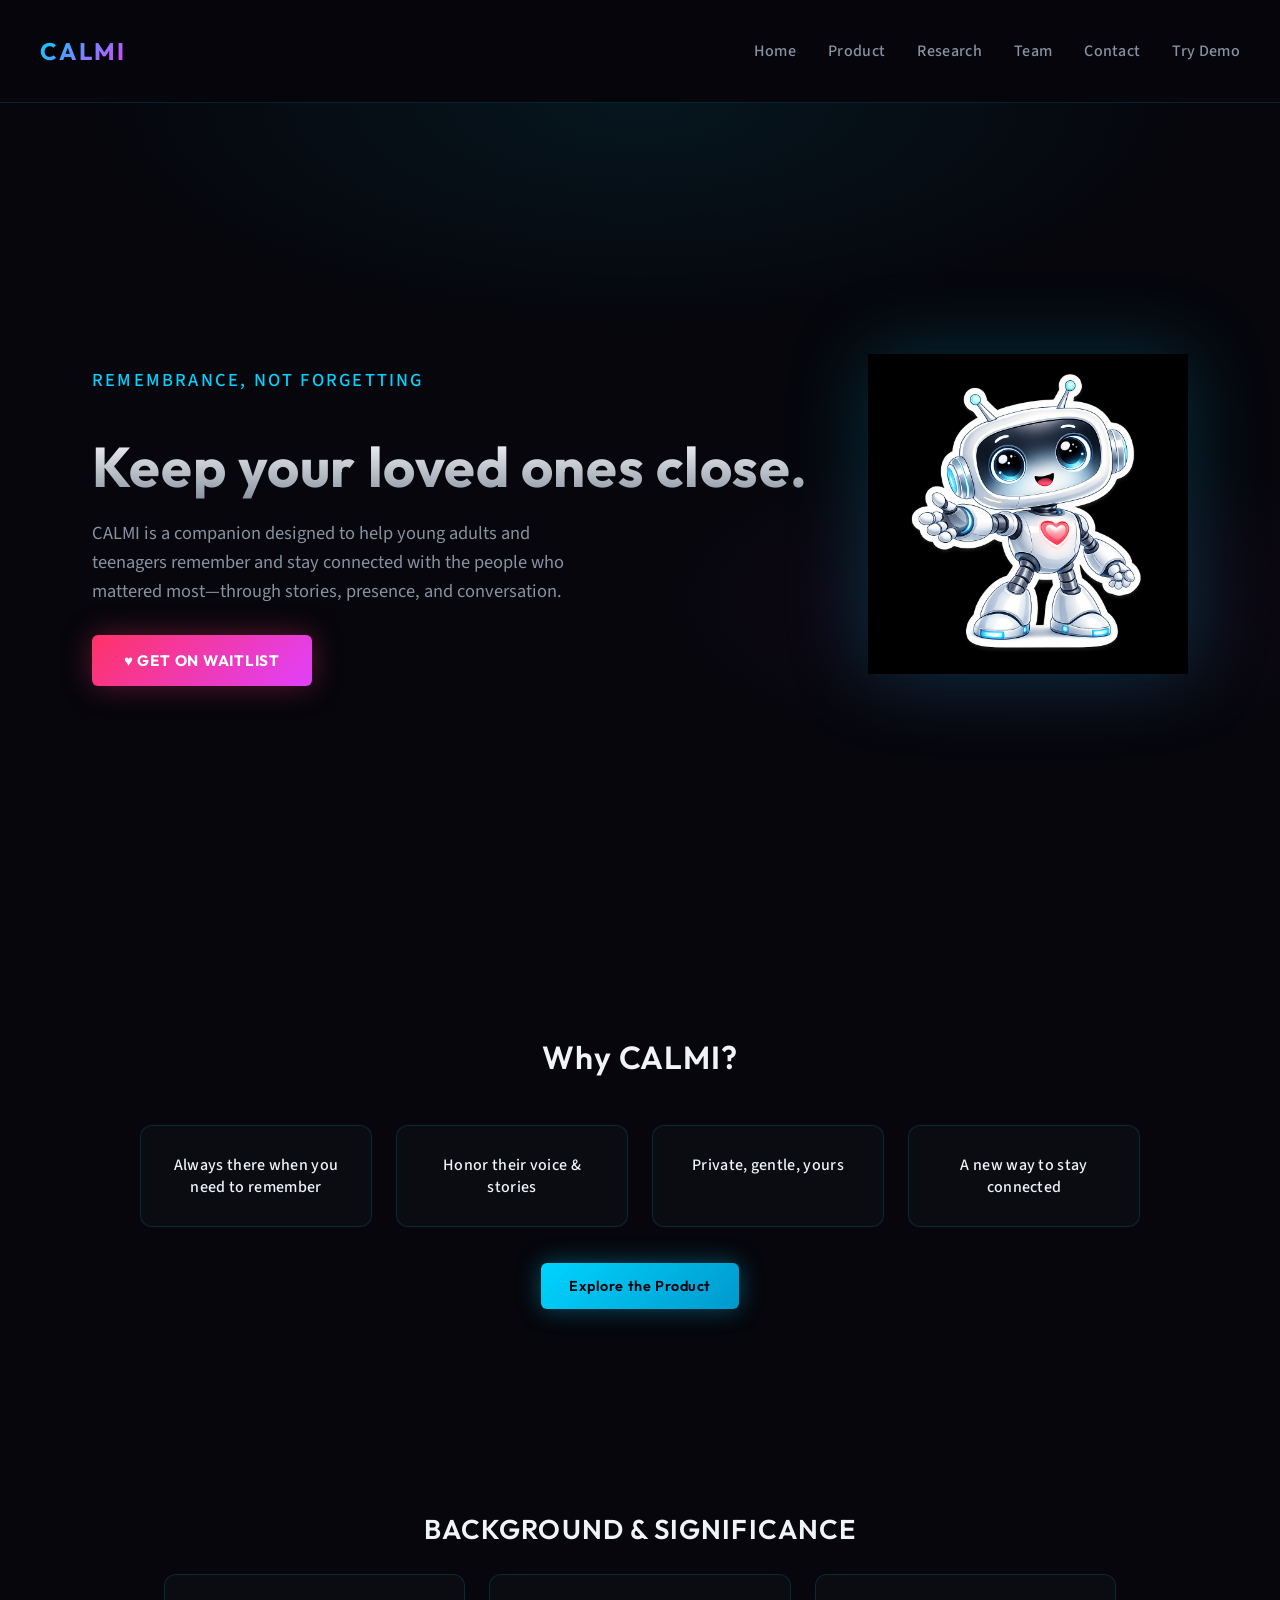
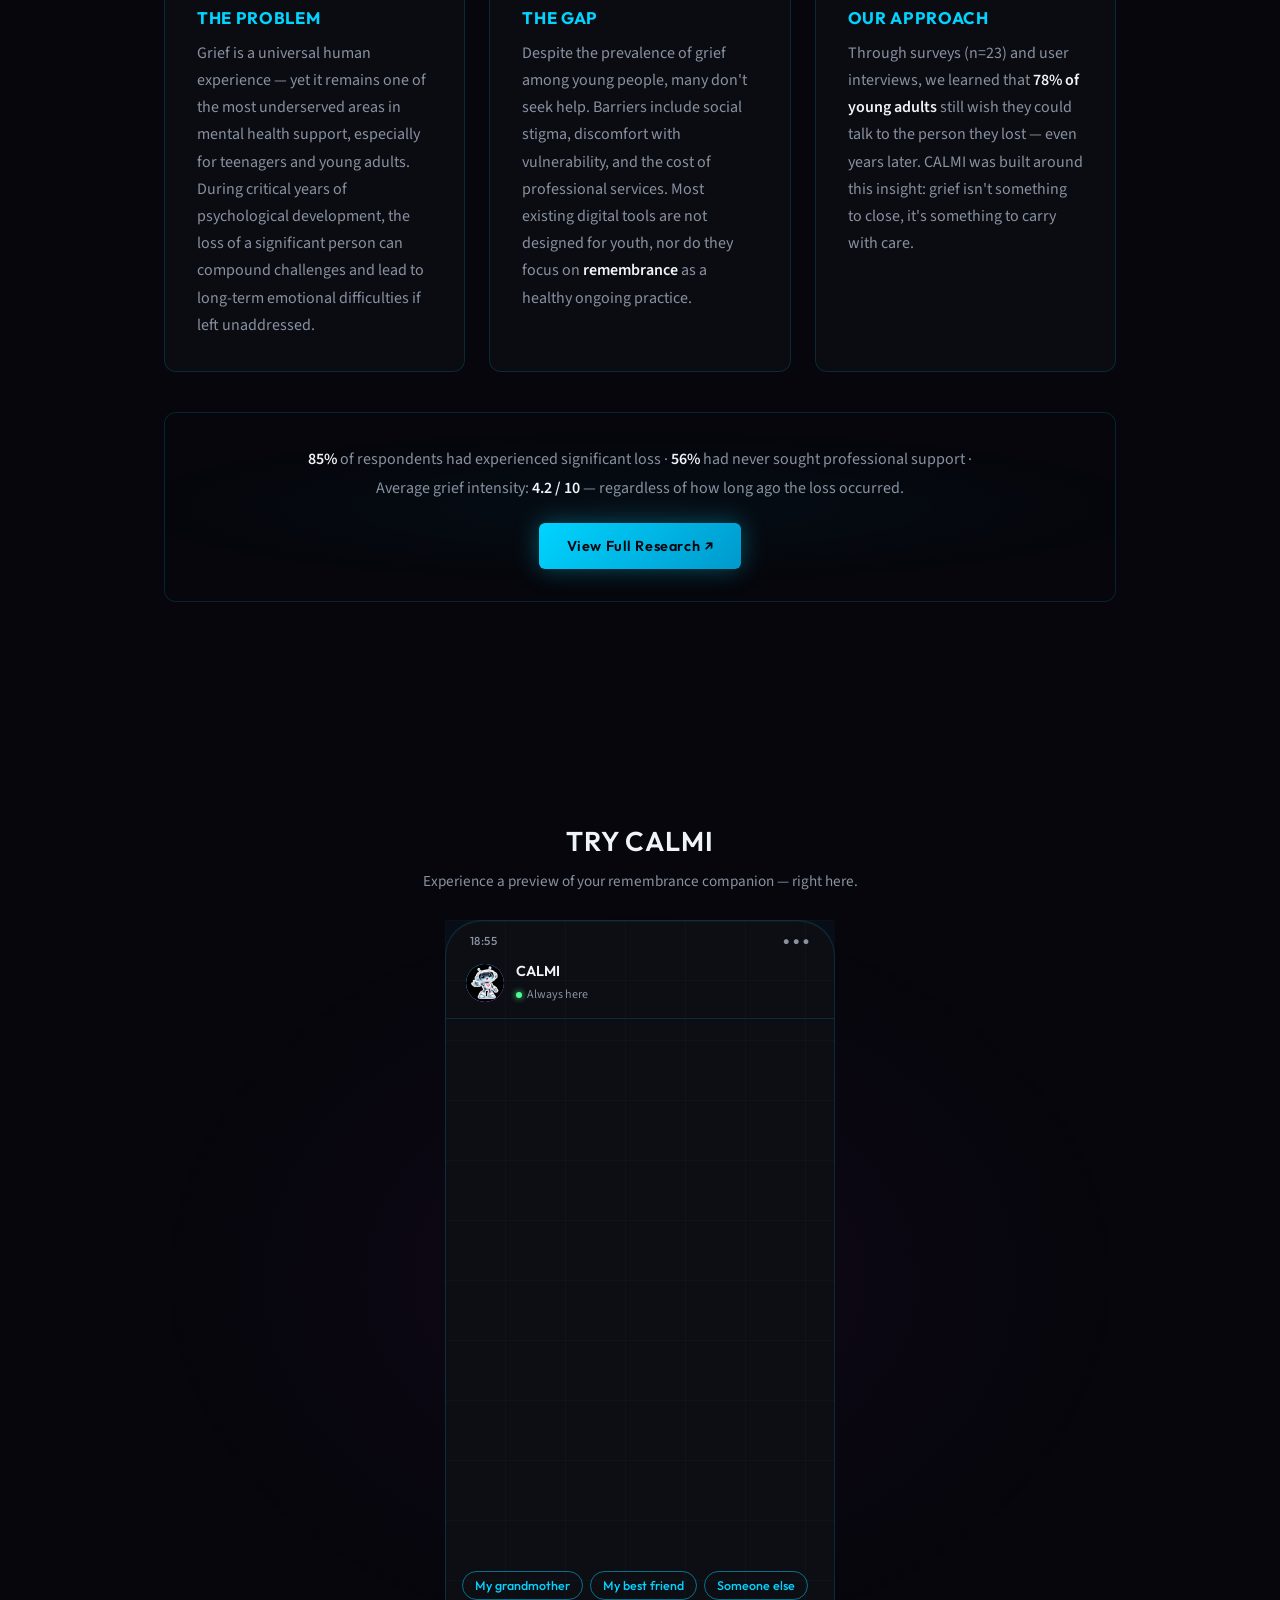
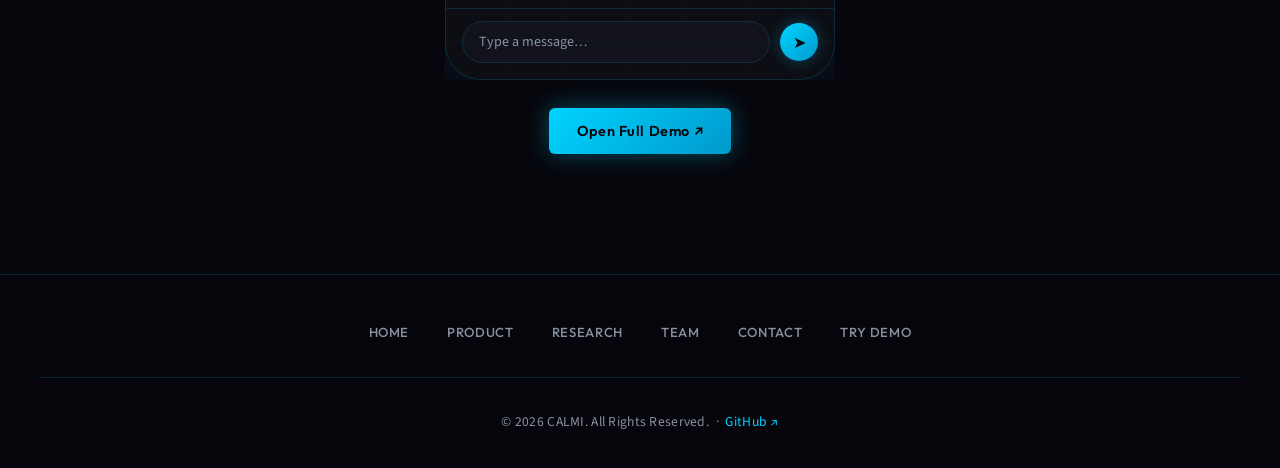
<file: index.html>
<!DOCTYPE html>
<html lang="en">
<head>
  <meta charset="UTF-8">
  <meta name="viewport" content="width=device-width, initial-scale=1.0">
  <title>CALMI | Remembrance Companion</title>
  <link rel="stylesheet" href="styles.css">
</head>
<body>
  <nav class="navbar">
    <h2 class="logo">CALMI</h2>
    <button class="nav-toggle" id="navToggle" aria-label="Toggle menu">
      <span></span><span></span><span></span>
    </button>
    <ul class="nav-links" id="navLinks">
      <li><a href="index.html">Home</a></li>
      <li><a href="about.html">Product</a></li>
      <li><a href="research.html">Research</a></li>
      <li><a href="team.html">Team</a></li>
      <li><a href="contact.html">Contact</a></li>
      <li><a href="demo.html">Try Demo</a></li>
    </ul>
  </nav>

  <!-- Hero -->
  <header class="hero">
    <div class="hero-overlay">
      <div class="hero-content">
        <p class="tagline">Remembrance, not forgetting</p>
        <h1>Keep your loved ones close.</h1>
        <p>CALMI is a companion designed to help young adults and teenagers remember and stay connected with the people who mattered most—through stories, presence, and conversation.</p>
        <a href="https://docs.google.com/forms/d/1u--4lO0Mme1MExjLRsgUja7HMF2YsxgxfcS31DDlOsg/viewform"
           target="_blank" rel="noopener noreferrer" class="btn-waitlist">
          ♥ Get on Waitlist
        </a>
      </div>
      <div class="hero-calmi">
        <img src="images/calmi.png" alt="CALMI — your remembrance companion" class="calmi-cutout">
      </div>
    </div>
  </header>

  <!-- Why CALMI -->
  <section class="features">
    <h2>Why CALMI?</h2>
    <div class="feature-grid">
      <div class="feature">Always there when you need to remember</div>
      <div class="feature">Honor their voice &amp; stories</div>
      <div class="feature">Private, gentle, yours</div>
      <div class="feature">A new way to stay connected</div>
    </div>
    <p class="cta-wrap">
      <a href="about.html" class="btn-primary">Explore the Product</a>
    </p>
  </section>

  <!-- Background & Problem -->
  <section class="page-section">
    <h2 class="section-label">Background &amp; Significance</h2>
    <div class="content-grid-top" style="margin-bottom: 20px;">
      <div class="content-box">
        <h3>The Problem</h3>
        <p>Grief is a universal human experience — yet it remains one of the most underserved areas in mental health support, especially for teenagers and young adults. During critical years of psychological development, the loss of a significant person can compound challenges and lead to long-term emotional difficulties if left unaddressed.</p>
      </div>
      <div class="content-box">
        <h3>The Gap</h3>
        <p>Despite the prevalence of grief among young people, many don't seek help. Barriers include social stigma, discomfort with vulnerability, and the cost of professional services. Most existing digital tools are not designed for youth, nor do they focus on <strong>remembrance</strong> as a healthy ongoing practice.</p>
      </div>
      <div class="content-box">
        <h3>Our Approach</h3>
        <p>Through surveys (n=23) and user interviews, we learned that <strong>78% of young adults</strong> still wish they could talk to the person they lost — even years later. CALMI was built around this insight: grief isn't something to close, it's something to carry with care.</p>
      </div>
    </div>
    <div class="content-box" style="text-align: center; background: radial-gradient(ellipse 80% 60% at 50% 50%, rgba(0,212,255,0.04) 0%, transparent 70%);">
      <p style="color: var(--text-muted); font-size: 1rem; line-height: 1.8; max-width: 680px; margin: 0 auto 20px;">
        <strong style="color: var(--text-primary);">85%</strong> of respondents had experienced significant loss ·
        <strong style="color: var(--text-primary);">56%</strong> had never sought professional support ·
        Average grief intensity: <strong style="color: var(--text-primary);">4.2 / 10</strong> — regardless of how long ago the loss occurred.
      </p>
      <a href="research.html" class="btn-primary">View Full Research ↗</a>
    </div>
  </section>

  <!-- Interactive Demo -->
  <section class="page-section prototype-section">
    <h2 class="section-label">Try CALMI</h2>
    <p class="prototype-desc">Experience a preview of your remembrance companion — right here.</p>
    <div class="demo-embed-wrap">
      <iframe
        src="demo-embed.html"
        class="demo-iframe"
        title="CALMI Interactive Demo"
        scrolling="no"
        frameborder="0"
      ></iframe>
    </div>
    <p class="prototype-link">
      <a href="demo.html" class="btn-primary">Open Full Demo ↗</a>
    </p>
  </section>

  <footer>
    <nav class="footer-nav">
      <a href="index.html">Home</a>
      <a href="about.html">Product</a>
      <a href="research.html">Research</a>
      <a href="team.html">Team</a>
      <a href="contact.html">Contact</a>
      <a href="demo.html">Try Demo</a>
    </nav>
    <div class="footer-bottom">
      <p>© 2026 CALMI. All Rights Reserved. &nbsp;·&nbsp;
        <a href="https://github.com/ynhi27/calmi-design" target="_blank" rel="noopener noreferrer"
           style="color: var(--accent-cyan); text-decoration: none;">GitHub ↗</a>
      </p>
    </div>
  </footer>
</body>
</html>
</file>
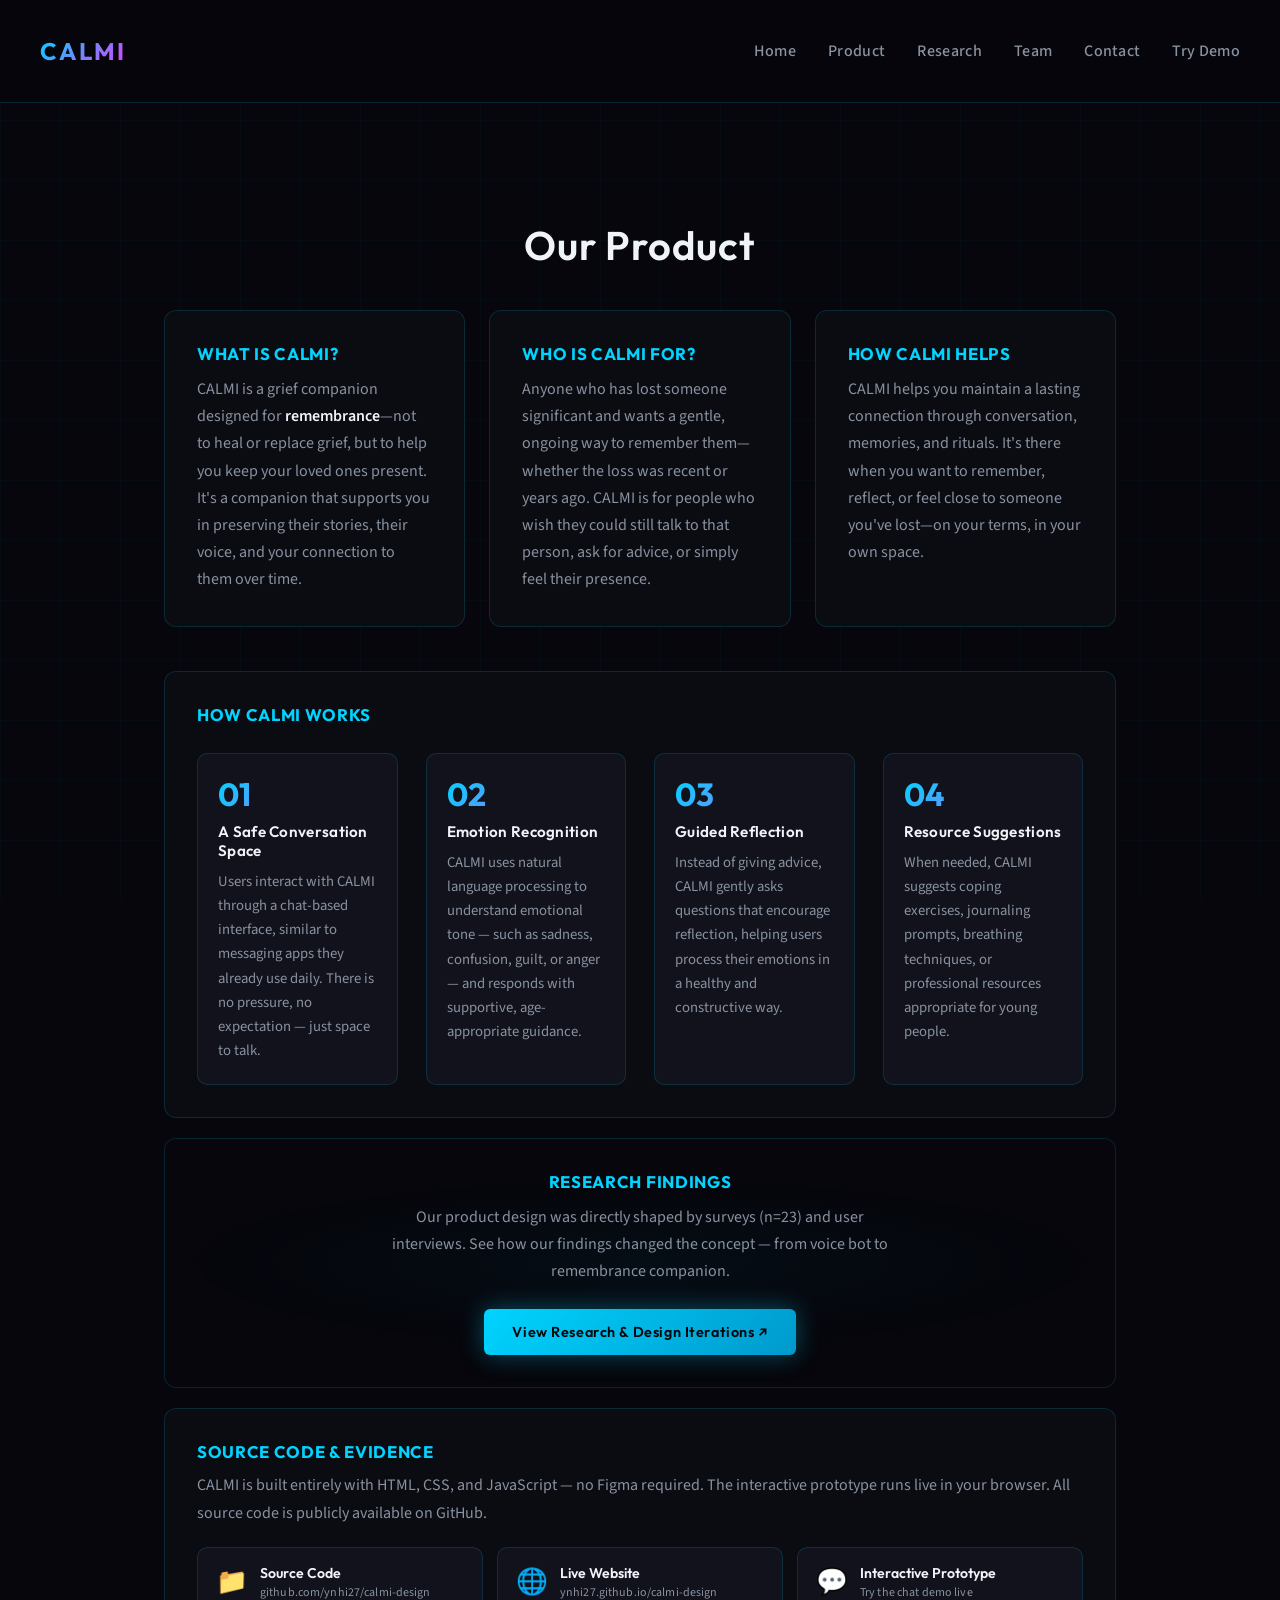
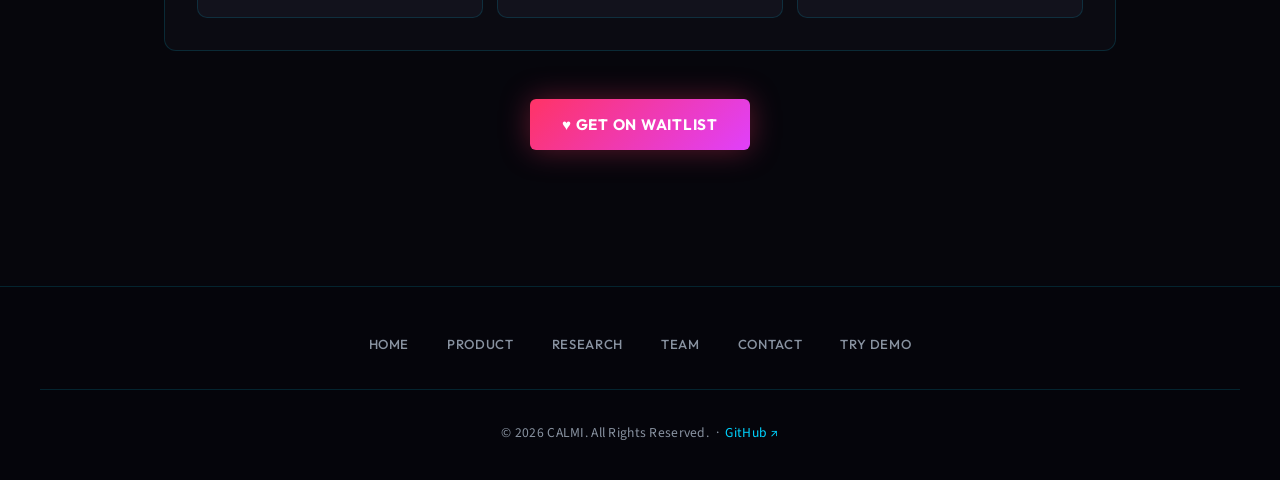
<file: about.html>
<!DOCTYPE html>
<html lang="en">
<head>
  <meta charset="UTF-8">
  <meta name="viewport" content="width=device-width, initial-scale=1.0">
  <title>Product | CALMI</title>
  <link rel="stylesheet" href="styles.css">
</head>
<body>
  <nav class="navbar">
    <h2 class="logo">CALMI</h2>
    <button class="nav-toggle" id="navToggle" aria-label="Toggle menu">
      <span></span><span></span><span></span>
    </button>
    <ul class="nav-links" id="navLinks">
      <li><a href="index.html">Home</a></li>
      <li><a href="about.html">Product</a></li>
      <li><a href="research.html">Research</a></li>
      <li><a href="team.html">Team</a></li>
      <li><a href="contact.html">Contact</a></li>
      <li><a href="demo.html">Try Demo</a></li>
    </ul>
  </nav>

  <section class="page-section">
    <h1>Our Product</h1>

    <!-- Top 3 overview boxes -->
    <div class="content-grid-top">
      <div class="content-box">
        <h3>What is CALMI?</h3>
        <p>CALMI is a grief companion designed for <strong>remembrance</strong>—not to heal or replace grief, but to help you keep your loved ones present. It's a companion that supports you in preserving their stories, their voice, and your connection to them over time.</p>
      </div>
      <div class="content-box">
        <h3>Who Is CALMI For?</h3>
        <p>Anyone who has lost someone significant and wants a gentle, ongoing way to remember them—whether the loss was recent or years ago. CALMI is for people who wish they could still talk to that person, ask for advice, or simply feel their presence.</p>
      </div>
      <div class="content-box">
        <h3>How CALMI Helps</h3>
        <p>CALMI helps you maintain a lasting connection through conversation, memories, and rituals. It's there when you want to remember, reflect, or feel close to someone you've lost—on your terms, in your own space.</p>
      </div>
    </div>

    <!-- How it works — stepped layout -->
    <div class="content-box how-it-works">
      <h3>How CALMI Works</h3>
      <div class="steps-grid">
        <div class="step">
          <span class="step-number">01</span>
          <h4>A Safe Conversation Space</h4>
          <p>Users interact with CALMI through a chat-based interface, similar to messaging apps they already use daily. There is no pressure, no expectation — just space to talk.</p>
        </div>
        <div class="step">
          <span class="step-number">02</span>
          <h4>Emotion Recognition</h4>
          <p>CALMI uses natural language processing to understand emotional tone — such as sadness, confusion, guilt, or anger — and responds with supportive, age-appropriate guidance.</p>
        </div>
        <div class="step">
          <span class="step-number">03</span>
          <h4>Guided Reflection</h4>
          <p>Instead of giving advice, CALMI gently asks questions that encourage reflection, helping users process their emotions in a healthy and constructive way.</p>
        </div>
        <div class="step">
          <span class="step-number">04</span>
          <h4>Resource Suggestions</h4>
          <p>When needed, CALMI suggests coping exercises, journaling prompts, breathing techniques, or professional resources appropriate for young people.</p>
        </div>
      </div>
    </div>

    <!-- Research → separate tab -->
    <div class="content-box" style="text-align: center; background: radial-gradient(ellipse 70% 50% at 50% 50%, rgba(0,212,255,0.04) 0%, transparent 70%);">
      <h3 style="text-align: center;">Research Findings</h3>
      <p style="text-align: center; max-width: 520px; margin: 0 auto 24px;">
        Our product design was directly shaped by surveys (n=23) and user interviews. See how our findings changed the concept — from voice bot to remembrance companion.
      </p>
      <a href="research.html" class="btn-primary">View Research &amp; Design Iterations ↗</a>
    </div>

    <!-- Source Code & Evidence -->
    <div class="content-box evidence-box">
      <h3>Source Code &amp; Evidence</h3>
      <p>CALMI is built entirely with HTML, CSS, and JavaScript — no Figma required. The interactive prototype runs live in your browser. All source code is publicly available on GitHub.</p>
      <div class="evidence-links">
        <a href="https://github.com/ynhi27/calmi-design"
           target="_blank" rel="noopener noreferrer" class="evidence-btn">
          <span class="evidence-icon">📁</span>
          <span>
            <strong>Source Code</strong>
            <small>github.com/ynhi27/calmi-design</small>
          </span>
        </a>
        <a href="https://ynhi27.github.io/calmi-design"
           target="_blank" rel="noopener noreferrer" class="evidence-btn">
          <span class="evidence-icon">🌐</span>
          <span>
            <strong>Live Website</strong>
            <small>ynhi27.github.io/calmi-design</small>
          </span>
        </a>
        <a href="demo.html" class="evidence-btn">
          <span class="evidence-icon">💬</span>
          <span>
            <strong>Interactive Prototype</strong>
            <small>Try the chat demo live</small>
          </span>
        </a>
      </div>
    </div>

    <p class="cta-wrap">
      <a href="https://docs.google.com/forms/d/1u--4lO0Mme1MExjLRsgUja7HMF2YsxgxfcS31DDlOsg/viewform"
         target="_blank" rel="noopener noreferrer" class="btn-waitlist">
        ♥ Get on Waitlist
      </a>
    </p>
  </section>

  <footer>
    <nav class="footer-nav">
      <a href="index.html">Home</a>
      <a href="about.html">Product</a>
      <a href="research.html">Research</a>
      <a href="team.html">Team</a>
      <a href="contact.html">Contact</a>
      <a href="demo.html">Try Demo</a>
    </nav>
    <div class="footer-bottom">
      <p>© 2026 CALMI. All Rights Reserved. &nbsp;·&nbsp;
        <a href="https://github.com/ynhi27/calmi-design" target="_blank" rel="noopener noreferrer"
           style="color: var(--accent-cyan); text-decoration: none;">GitHub ↗</a>
      </p>
    </div>
  </footer>

  <script>
    // Hamburger menu
    const toggle = document.getElementById('navToggle');
    const links  = document.getElementById('navLinks');
    if (toggle && links) {
      toggle.addEventListener('click', () => {
        toggle.classList.toggle('open');
        links.classList.toggle('open');
      });
      links.querySelectorAll('a').forEach(a =>
        a.addEventListener('click', () => {
          toggle.classList.remove('open');
          links.classList.remove('open');
        })
      );
    }
  </script>
</body>
</html>
</file>
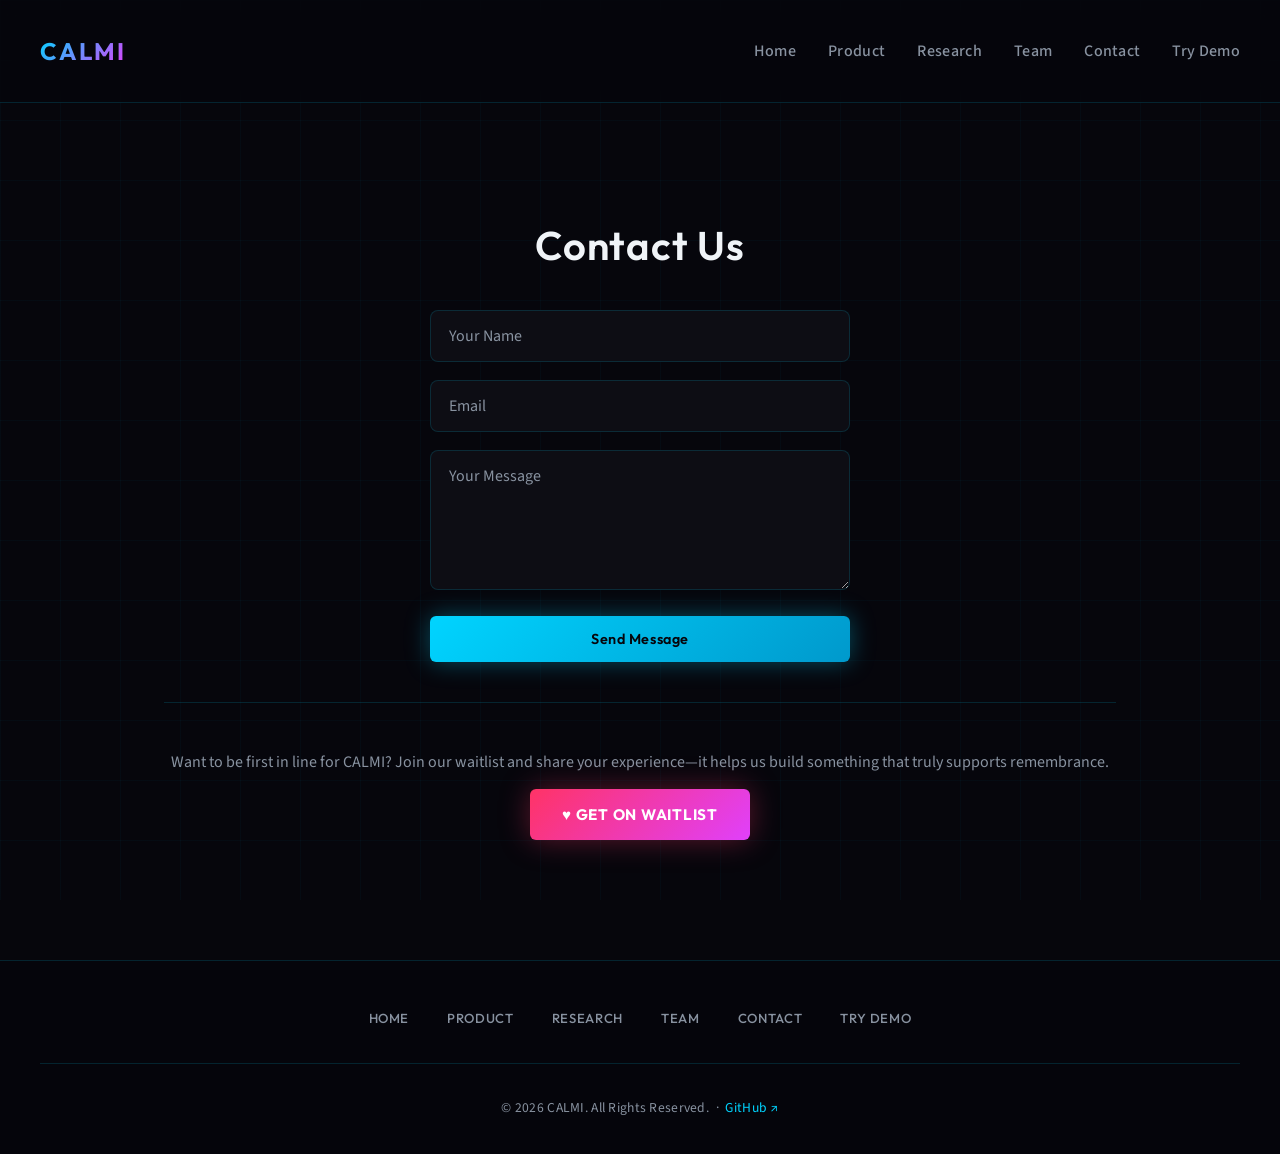
<file: contact.html>
<!DOCTYPE html>
<html lang="en">
<head>
  <meta charset="UTF-8">
  <meta name="viewport" content="width=device-width, initial-scale=1.0">
  <title>Contact | CALMI</title>
  <link rel="stylesheet" href="styles.css">
</head>
<body>
  <nav class="navbar">
    <h2 class="logo">CALMI</h2>
    <button class="nav-toggle" id="navToggle" aria-label="Toggle menu">
      <span></span><span></span><span></span>
    </button>
    <ul class="nav-links" id="navLinks">
      <li><a href="index.html">Home</a></li>
      <li><a href="about.html">Product</a></li>
      <li><a href="research.html">Research</a></li>
      <li><a href="team.html">Team</a></li>
      <li><a href="contact.html">Contact</a></li>
      <a href="demo.html">Try Demo</a>
    </ul>
  </nav>

  <section class="page-section contact-page">
    <h1>Contact Us</h1>

    <form class="contact-form">
      <input type="text" placeholder="Your Name" required>
      <input type="email" placeholder="Email" required>
      <textarea rows="5" placeholder="Your Message"></textarea>
      <button type="submit" class="btn-primary">Send Message</button>
    </form>

    <div class="waitlist-cta">
      <p>Want to be first in line for CALMI? Join our waitlist and share your experience—it helps us build something that truly supports remembrance.</p>
      <a href="https://docs.google.com/forms/d/1u--4lO0Mme1MExjLRsgUja7HMF2YsxgxfcS31DDlOsg/viewform"
         target="_blank" rel="noopener noreferrer" class="btn-waitlist">
        ♥ Get on Waitlist
      </a>
    </div>
  </section>

  <footer>
    <nav class="footer-nav">
      <a href="index.html">Home</a>
      <a href="about.html">Product</a>
      <a href="research.html">Research</a>
      <a href="team.html">Team</a>
      <a href="contact.html">Contact</a>
      <a href="demo.html">Try Demo</a>
    </nav>
    <div class="footer-bottom">
      <p>© 2026 CALMI. All Rights Reserved. &nbsp;·&nbsp;
        <a href="https://github.com/ynhi27/calmi-design" target="_blank" rel="noopener noreferrer"
           style="color: var(--accent-cyan); text-decoration: none;">GitHub ↗</a>
      </p>
    </div>
  </footer>
</body>
</html>
</file>
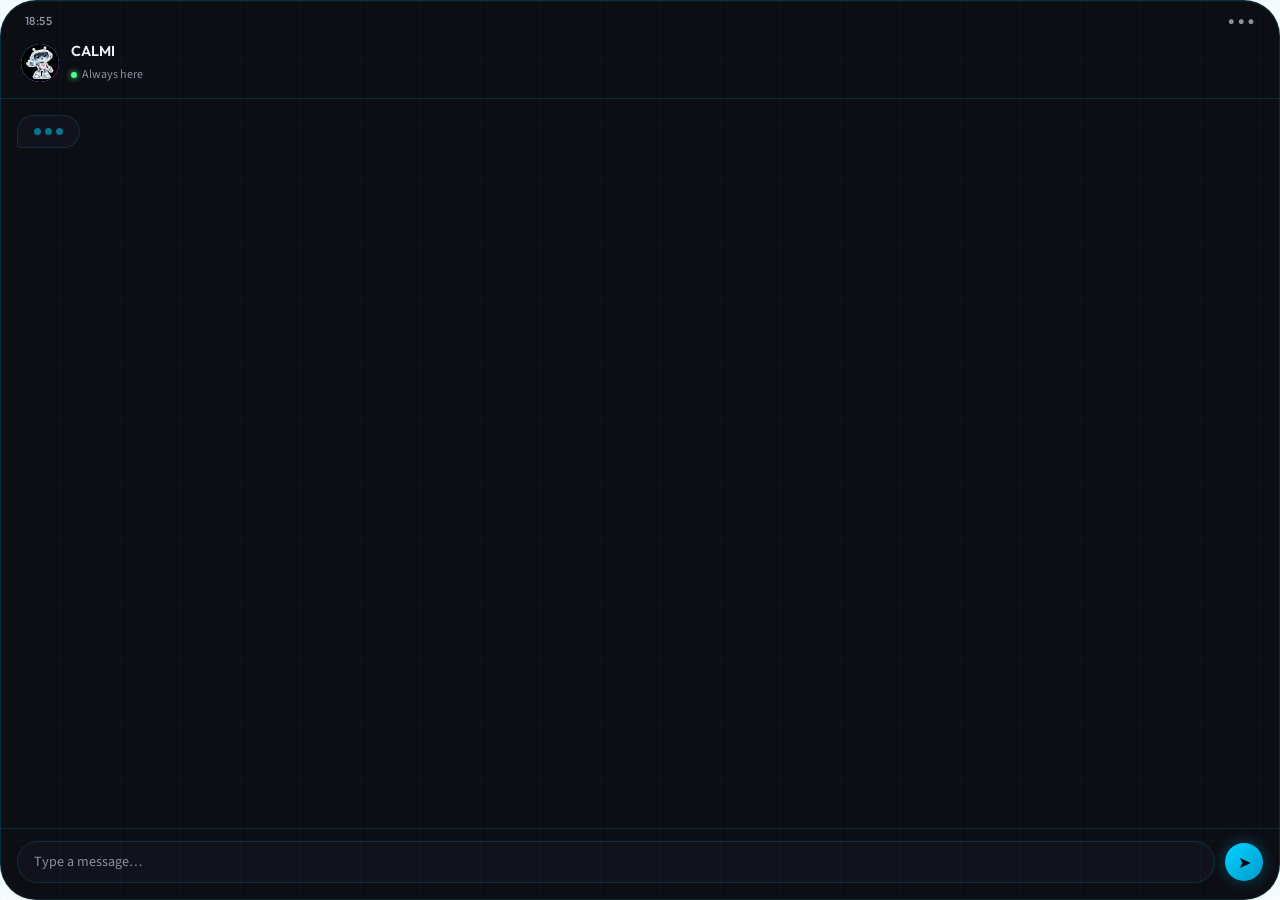
<file: demo-embed.html>
<!DOCTYPE html>
<html lang="en">
<head>
  <meta charset="UTF-8">
  <meta name="viewport" content="width=device-width, initial-scale=1.0">
  <title>CALMI Demo</title>
  <link rel="stylesheet" href="styles.css">
  <style>
    html, body {
      margin: 0;
      padding: 0;
      height: 100%;
      overflow: hidden;
      background: transparent;
    }

    .phone {
      background: var(--bg-card);
      border: 1px solid var(--border);
      border-radius: 36px;
      box-shadow:
        0 0 60px rgba(0, 212, 255, 0.12),
        0 0 120px rgba(224, 64, 251, 0.06),
        inset 0 1px 0 rgba(255,255,255,0.04);
      overflow: hidden;
      display: flex;
      flex-direction: column;
      /* Fill the iframe exactly, no scrollbar */
      height: 100vh;
      width: 100%;
    }

    /* ── Status bar ── */
    .phone-status {
      display: flex;
      justify-content: space-between;
      align-items: center;
      padding: 12px 24px 4px;
      font-size: 0.72rem;
      color: var(--text-muted);
      font-family: var(--font-display);
      font-weight: 500;
      letter-spacing: 0.04em;
      flex-shrink: 0;
    }

    /* ── Chat header ── */
    .chat-header {
      display: flex;
      align-items: center;
      gap: 12px;
      padding: 10px 20px 14px;
      border-bottom: 1px solid var(--border);
      flex-shrink: 0;
    }

    .calmi-avatar {
      width: 38px;
      height: 38px;
      border-radius: 50%;
      background: linear-gradient(135deg, var(--accent-cyan), var(--accent-magenta));
      display: flex;
      align-items: center;
      justify-content: center;
      font-size: 1.1rem;
      flex-shrink: 0;
      overflow: hidden;
    }

    .calmi-avatar img {
      width: 100%;
      height: 100%;
      object-fit: cover;
      border-radius: 50%;
    }

    .chat-header-info h4 {
      font-family: var(--font-display);
      font-size: 0.9rem;
      font-weight: 600;
      margin: 0 0 2px;
      color: var(--text-primary);
    }

    .online-dot {
      display: inline-block;
      width: 6px;
      height: 6px;
      border-radius: 50%;
      background: #4cff91;
      margin-right: 5px;
      box-shadow: 0 0 6px #4cff91;
    }

    .chat-header-info span {
      font-size: 0.75rem;
      color: var(--text-muted);
    }

    /* ── Messages ── */
    .chat-messages {
      flex: 1;
      overflow-y: auto;
      padding: 16px 16px 8px;
      display: flex;
      flex-direction: column;
      gap: 10px;
      scroll-behavior: smooth;
    }

    .chat-messages::-webkit-scrollbar { width: 4px; }
    .chat-messages::-webkit-scrollbar-track { background: transparent; }
    .chat-messages::-webkit-scrollbar-thumb { background: var(--border); border-radius: 2px; }

    .msg {
      display: flex;
      flex-direction: column;
      max-width: 80%;
      animation: fadeUp 0.3s ease forwards;
      opacity: 0;
    }

    @keyframes fadeUp {
      from { opacity: 0; transform: translateY(8px); }
      to   { opacity: 1; transform: translateY(0); }
    }

    .msg.calmi { align-self: flex-start; }
    .msg.user  { align-self: flex-end; }

    .msg-bubble {
      padding: 10px 14px;
      border-radius: 18px;
      font-size: 0.88rem;
      line-height: 1.55;
      font-family: var(--font-body);
    }

    .msg.calmi .msg-bubble {
      background: var(--bg-elevated);
      border: 1px solid var(--border);
      border-bottom-left-radius: 4px;
      color: var(--text-primary);
    }

    .msg.user .msg-bubble {
      background: linear-gradient(135deg, rgba(0,212,255,0.2), rgba(224,64,251,0.15));
      border: 1px solid rgba(0,212,255,0.25);
      border-bottom-right-radius: 4px;
      color: var(--text-primary);
    }

    .msg-time {
      font-size: 0.68rem;
      color: var(--text-muted);
      margin-top: 3px;
      padding: 0 4px;
    }

    .msg.user .msg-time { align-self: flex-end; }

    /* Typing indicator */
    .typing-bubble {
      display: flex;
      align-items: center;
      gap: 4px;
      padding: 12px 16px;
    }

    .typing-bubble span {
      width: 7px;
      height: 7px;
      border-radius: 50%;
      background: var(--accent-cyan-dim);
      animation: blink 1.2s infinite ease-in-out;
    }

    .typing-bubble span:nth-child(2) { animation-delay: 0.2s; }
    .typing-bubble span:nth-child(3) { animation-delay: 0.4s; }

    @keyframes blink {
      0%, 80%, 100% { opacity: 0.3; transform: scale(1); }
      40%            { opacity: 1;   transform: scale(1.2); }
    }

    /* ── Quick replies ── */
    .quick-replies {
      display: flex;
      flex-wrap: wrap;
      gap: 7px;
      padding: 8px 16px;
      flex-shrink: 0;
    }

    .qr {
      background: transparent;
      border: 1px solid var(--accent-cyan-dim);
      color: var(--accent-cyan);
      font-family: var(--font-display);
      font-size: 0.78rem;
      font-weight: 500;
      padding: 6px 12px;
      border-radius: 20px;
      cursor: pointer;
      transition: background 0.2s, box-shadow 0.2s;
      white-space: nowrap;
    }

    .qr:hover {
      background: rgba(0,212,255,0.1);
      box-shadow: 0 0 12px rgba(0,212,255,0.2);
    }

    /* ── Input bar ── */
    .chat-input-bar {
      display: flex;
      align-items: center;
      gap: 10px;
      padding: 12px 16px 16px;
      border-top: 1px solid var(--border);
      flex-shrink: 0;
    }

    .chat-input {
      flex: 1;
      background: var(--bg-elevated);
      border: 1px solid var(--border);
      border-radius: 24px;
      padding: 10px 16px;
      color: var(--text-primary);
      font-family: var(--font-body);
      font-size: 0.88rem;
      outline: none;
      transition: border-color 0.2s, box-shadow 0.2s;
    }

    .chat-input::placeholder { color: var(--text-muted); }

    .chat-input:focus {
      border-color: var(--accent-cyan);
      box-shadow: 0 0 0 3px rgba(0,212,255,0.1);
    }

    .send-btn {
      width: 38px;
      height: 38px;
      border-radius: 50%;
      border: none;
      background: linear-gradient(135deg, var(--accent-cyan), #0099cc);
      color: var(--bg-deep);
      font-size: 1rem;
      cursor: pointer;
      display: flex;
      align-items: center;
      justify-content: center;
      flex-shrink: 0;
      transition: box-shadow 0.2s, transform 0.15s;
      box-shadow: 0 0 16px rgba(0,212,255,0.3);
    }

    .send-btn:hover {
      box-shadow: 0 0 24px rgba(0,212,255,0.5);
      transform: scale(1.07);
    }
  </style>
</head>
<body>
  <div class="phone">
    <div class="phone-status">
      <span id="clock">9:41</span>
      <span>● ● ●</span>
    </div>

    <div class="chat-header">
      <div class="calmi-avatar">
        <img src="images/calmi.png" alt="CALMI">
      </div>
      <div class="chat-header-info">
        <h4>CALMI</h4>
        <span><span class="online-dot"></span>Always here</span>
      </div>
    </div>

    <div class="chat-messages" id="chatMessages"></div>
    <div class="quick-replies" id="quickReplies"></div>

    <div class="chat-input-bar">
      <input class="chat-input" id="chatInput" type="text" placeholder="Type a message…" autocomplete="off">
      <button class="send-btn" id="sendBtn">➤</button>
    </div>
  </div>

  <script>
    const FLOW = [
      {
        text: "Hi, I'm CALMI. I'm here to help you hold onto the people who matter most. Who would you like to remember today?",
        replies: ["My grandmother", "My best friend", "Someone else"]
      },
      {
        text: "Thank you for sharing that with me. It takes courage to open up. What's one thing you loved most about them?",
        replies: ["Their laugh", "Their advice", "The way they made me feel safe", "Their stories"]
      },
      {
        text: "That's a beautiful memory 💙 Do you have a favourite moment you shared together that you'd like to keep close?",
        replies: ["Yes, I'd like to share it", "I'm not ready yet", "I want to remember something else"]
      },
      {
        text: "Whenever you're ready, this space is just for you — no pressure, no rush. How are you feeling right now?",
        replies: ["Sad but grateful", "I miss them a lot", "I feel peaceful", "I'm not sure"]
      },
      {
        text: "Whatever you're feeling is completely okay. Grief isn't something to fix — it's something to carry with care. I'll be here every time you want to remember, reflect, or just feel close to them again. 🌷",
        replies: ["Thank you, CALMI", "Tell me more", "Join the waitlist"]
      },
      {
        text: "Thank you for spending this moment with me 💙 CALMI is still growing. Join the waitlist to be among the first to experience the full companion.",
        replies: []
      }
    ];

    let step = 0;
    const messagesEl = document.getElementById('chatMessages');
    const quickRepliesEl = document.getElementById('quickReplies');
    const inputEl = document.getElementById('chatInput');
    const sendBtn = document.getElementById('sendBtn');

    function getTime() {
      const now = new Date();
      return now.getHours().toString().padStart(2,'0') + ':' + now.getMinutes().toString().padStart(2,'0');
    }

    function addMessage(text, role) {
      return new Promise(resolve => {
        setTimeout(() => {
          const msg = document.createElement('div');
          msg.className = `msg ${role}`;
          msg.innerHTML = `<div class="msg-bubble">${text}</div><span class="msg-time">${getTime()}</span>`;
          messagesEl.appendChild(msg);
          messagesEl.scrollTop = messagesEl.scrollHeight;
          resolve();
        }, 0);
      });
    }

    function showTyping() {
      const t = document.createElement('div');
      t.className = 'msg calmi'; t.id = 'typingIndicator';
      t.innerHTML = `<div class="msg-bubble typing-bubble"><span></span><span></span><span></span></div>`;
      messagesEl.appendChild(t);
      messagesEl.scrollTop = messagesEl.scrollHeight;
    }

    function removeTyping() {
      const t = document.getElementById('typingIndicator');
      if (t) t.remove();
    }

    function setQuickReplies(replies) {
      quickRepliesEl.innerHTML = '';
      replies.forEach(r => {
        const btn = document.createElement('button');
        btn.className = 'qr';
        btn.textContent = r;
        btn.onclick = () => handleReply(r);
        quickRepliesEl.appendChild(btn);
      });
    }

    async function calmiRespond() {
      if (step >= FLOW.length) return;
      const node = FLOW[step];
      setQuickReplies([]);
      showTyping();
      await new Promise(r => setTimeout(r, 900 + node.text.length * 8));
      removeTyping();
      await addMessage(node.text, 'calmi');
      step++;
      if (node.replies && node.replies.length) setQuickReplies(node.replies);
    }

    async function handleReply(text) {
      setQuickReplies([]);
      if (text === "Join the waitlist") {
        window.open('https://docs.google.com/forms/d/1u--4lO0Mme1MExjLRsgUja7HMF2YsxgxfcS31DDlOsg/viewform', '_blank');
        return;
      }
      await addMessage(text, 'user');
      setTimeout(calmiRespond, 400);
    }

    async function handleSend() {
      const text = inputEl.value.trim();
      if (!text) return;
      inputEl.value = '';
      setQuickReplies([]);
      await addMessage(text, 'user');
      setTimeout(calmiRespond, 400);
    }

    sendBtn.addEventListener('click', handleSend);
    inputEl.addEventListener('keydown', e => { if (e.key === 'Enter') handleSend(); });

    function updateClock() {
      document.getElementById('clock').textContent = getTime();
    }
    setInterval(updateClock, 30000);
    updateClock();
    calmiRespond();
  </script>
</body>
</html>
</file>
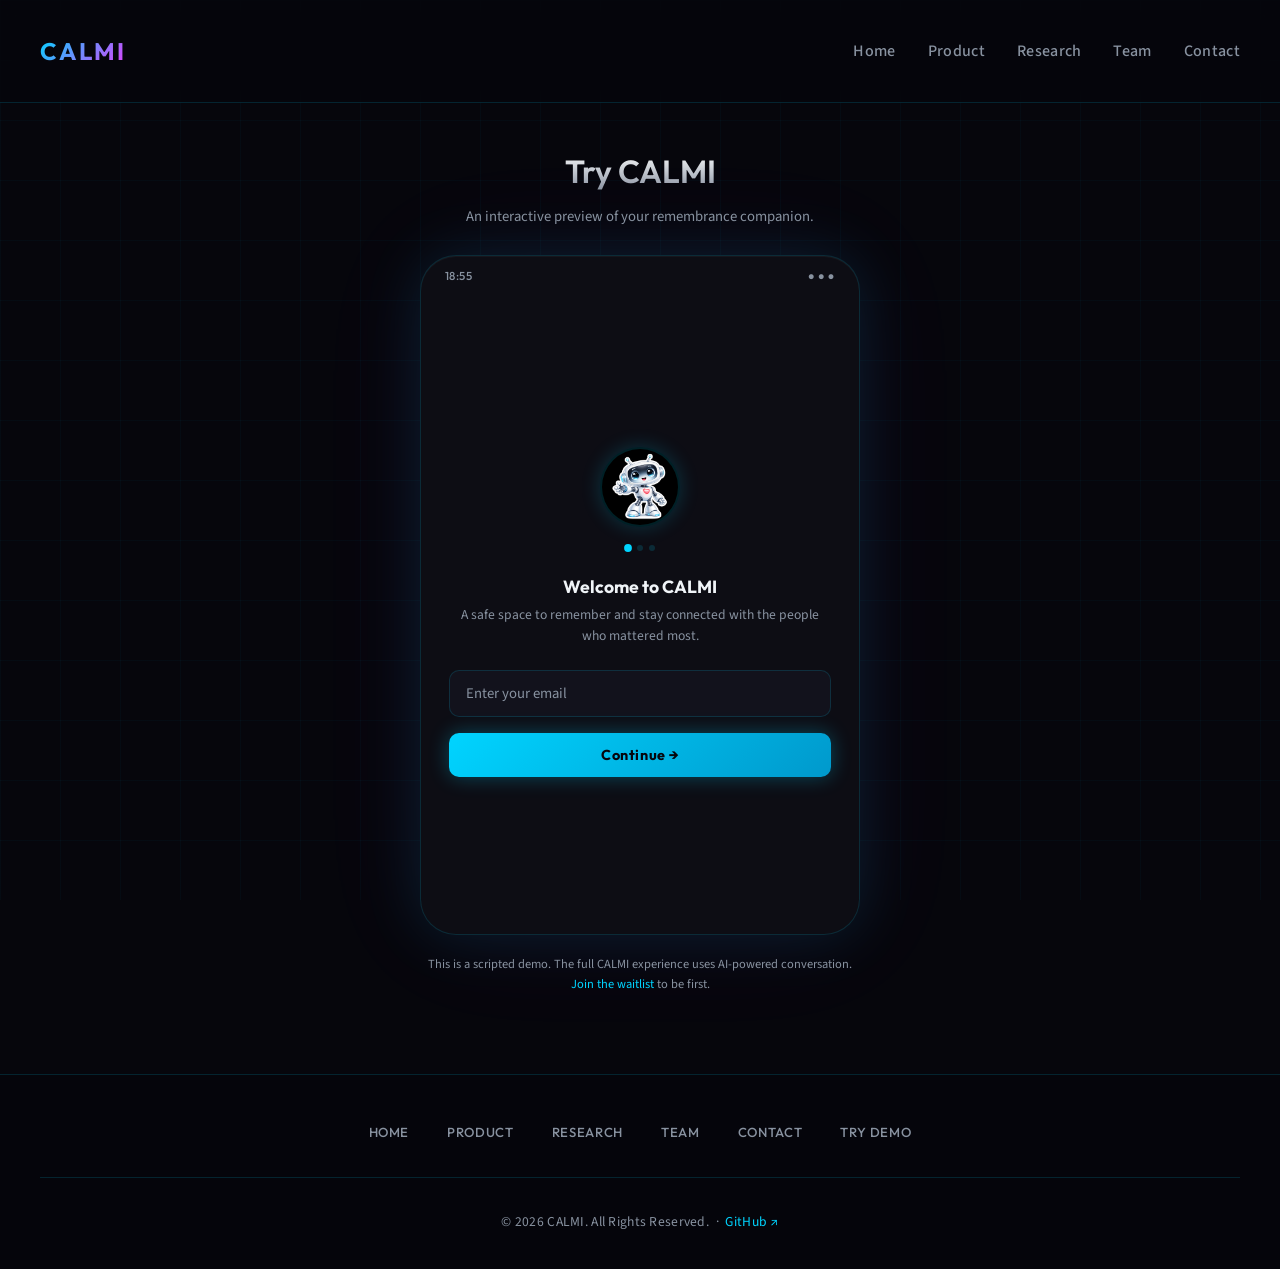
<file: demo.html>
<!DOCTYPE html>
<html lang="en">
<head>
  <meta charset="UTF-8">
  <meta name="viewport" content="width=device-width, initial-scale=1.0">
  <title>Try CALMI | Interactive Demo</title>
  <link rel="stylesheet" href="styles.css">
  <style>
    /* ══ Page wrapper ══════════════════════════════ */
    .demo-section {
      max-width: 480px;
      margin: 48px auto 80px;
      padding: 0 20px;
      position: relative;
      z-index: 1;
    }

    .demo-section h1 {
      font-family: var(--font-display);
      font-size: clamp(1.5rem, 3vw, 2rem);
      font-weight: 600;
      text-align: center;
      margin-bottom: 6px;
      background: linear-gradient(180deg, #fff 0%, var(--text-muted) 100%);
      -webkit-background-clip: text;
      -webkit-text-fill-color: transparent;
      background-clip: text;
    }

    .demo-sub {
      text-align: center;
      color: var(--text-muted);
      font-size: 0.92rem;
      margin-bottom: 28px;
    }

    /* ══ Phone shell ═══════════════════════════════ */
    .phone {
      background: var(--bg-card);
      border: 1px solid var(--border);
      border-radius: 36px;
      box-shadow:
        0 0 60px rgba(0, 212, 255, 0.12),
        0 0 120px rgba(224, 64, 251, 0.06),
        inset 0 1px 0 rgba(255,255,255,0.04);
      overflow: hidden;
      display: flex;
      flex-direction: column;
      height: 680px;
    }

    .phone-status {
      display: flex;
      justify-content: space-between;
      align-items: center;
      padding: 12px 24px 4px;
      font-size: 0.72rem;
      color: var(--text-muted);
      font-family: var(--font-display);
      font-weight: 500;
      letter-spacing: 0.04em;
      flex-shrink: 0;
    }

    /* ══ Onboarding screens ════════════════════════ */
    .onboarding {
      flex: 1;
      display: flex;
      flex-direction: column;
      align-items: center;
      justify-content: center;
      padding: 28px 28px 24px;
      gap: 0;
    }

    /* Slide transition */
    .ob-slide {
      display: none;
      flex-direction: column;
      align-items: center;
      width: 100%;
      animation: slideIn 0.35s ease forwards;
    }

    .ob-slide.active { display: flex; }

    @keyframes slideIn {
      from { opacity: 0; transform: translateX(24px); }
      to   { opacity: 1; transform: translateX(0); }
    }

    .ob-avatar {
      width: 80px;
      height: 80px;
      border-radius: 50%;
      background: #000;
      overflow: hidden;
      margin: 0 auto 18px;
      border: 2px solid var(--border);
      box-shadow: 0 0 20px rgba(0,212,255,0.2);
      display: flex;
      align-items: center;
      justify-content: center;
    }

    .ob-avatar img {
      width: 100%;
      height: 100%;
      object-fit: cover;
      object-position: center center;
      mix-blend-mode: lighten;
    }

    .ob-title {
      font-family: var(--font-display);
      font-size: 1.1rem;
      font-weight: 700;
      color: var(--text-primary);
      margin: 0 0 6px;
      text-align: center;
    }

    .ob-desc {
      font-size: 0.85rem;
      color: var(--text-muted);
      text-align: center;
      line-height: 1.55;
      margin: 0 0 24px;
    }

    /* Onboarding inputs */
    .ob-input {
      width: 100%;
      background: var(--bg-elevated);
      border: 1px solid var(--border);
      border-radius: 10px;
      padding: 12px 16px;
      color: var(--text-primary);
      font-family: var(--font-body);
      font-size: 0.92rem;
      outline: none;
      transition: border-color 0.2s, box-shadow 0.2s;
      margin-bottom: 12px;
    }

    .ob-input::placeholder { color: var(--text-muted); }

    .ob-input:focus {
      border-color: var(--accent-cyan);
      box-shadow: 0 0 0 3px rgba(0,212,255,0.12);
    }

    .ob-error {
      font-size: 0.78rem;
      color: var(--accent-heart);
      margin: -6px 0 10px;
      align-self: flex-start;
      display: none;
    }

    .ob-btn {
      width: 100%;
      background: linear-gradient(135deg, var(--accent-cyan), #0099cc);
      color: var(--bg-deep);
      border: none;
      border-radius: 10px;
      padding: 13px;
      font-family: var(--font-display);
      font-weight: 700;
      font-size: 0.9rem;
      letter-spacing: 0.04em;
      cursor: pointer;
      transition: box-shadow 0.2s, transform 0.15s;
      box-shadow: 0 0 20px rgba(0,212,255,0.3);
      margin-top: 4px;
    }

    .ob-btn:hover {
      box-shadow: 0 0 32px rgba(0,212,255,0.5);
      transform: translateY(-1px);
    }

    .ob-skip {
      background: none;
      border: 1px solid var(--border);
      color: var(--text-muted);
      border-radius: 10px;
      padding: 11px;
      font-family: var(--font-display);
      font-size: 0.85rem;
      cursor: pointer;
      width: 100%;
      margin-top: 8px;
      transition: border-color 0.2s, color 0.2s;
    }

    .ob-skip:hover {
      border-color: var(--accent-cyan-dim);
      color: var(--accent-cyan);
    }

    /* Progress dots */
    .ob-dots {
      display: flex;
      gap: 6px;
      margin-bottom: 24px;
    }

    .ob-dot {
      width: 6px;
      height: 6px;
      border-radius: 50%;
      background: var(--border);
      transition: background 0.3s, transform 0.3s;
    }

    .ob-dot.active {
      background: var(--accent-cyan);
      transform: scale(1.3);
    }

    /* Voice record button */
    .voice-btn {
      width: 64px;
      height: 64px;
      border-radius: 50%;
      border: 2px solid var(--accent-magenta);
      background: rgba(224,64,251,0.08);
      color: var(--accent-magenta);
      font-size: 1.5rem;
      cursor: pointer;
      display: flex;
      align-items: center;
      justify-content: center;
      margin: 8px auto 16px;
      transition: background 0.2s, box-shadow 0.2s, transform 0.15s;
    }

    .voice-btn:hover, .voice-btn.recording {
      background: rgba(224,64,251,0.18);
      box-shadow: 0 0 24px rgba(224,64,251,0.4);
      transform: scale(1.05);
    }

    .voice-btn.recording {
      animation: recordPulse 1s infinite;
      border-color: var(--accent-heart);
      color: var(--accent-heart);
    }

    @keyframes recordPulse {
      0%, 100% { box-shadow: 0 0 12px rgba(255,51,102,0.4); }
      50%       { box-shadow: 0 0 32px rgba(255,51,102,0.7); }
    }

    .voice-status {
      font-size: 0.8rem;
      color: var(--text-muted);
      text-align: center;
      margin-bottom: 16px;
      min-height: 20px;
    }

    .voice-name-input {
      width: 100%;
      background: var(--bg-elevated);
      border: 1px solid var(--border);
      border-radius: 10px;
      padding: 10px 14px;
      color: var(--text-primary);
      font-family: var(--font-body);
      font-size: 0.88rem;
      outline: none;
      transition: border-color 0.2s;
      margin-bottom: 12px;
    }

    .voice-name-input:focus {
      border-color: var(--accent-magenta);
      box-shadow: 0 0 0 3px rgba(224,64,251,0.1);
    }

    /* ══ Chat UI (same as demo-embed) ══════════════ */
    .chat-screen {
      flex: 1;
      display: none;
      flex-direction: column;
      overflow: hidden;
    }

    .chat-screen.active { display: flex; }

    .chat-header {
      display: flex;
      align-items: center;
      gap: 12px;
      padding: 10px 20px 14px;
      border-bottom: 1px solid var(--border);
      flex-shrink: 0;
    }

    .chat-header-info h4 {
      font-family: var(--font-display);
      font-size: 0.9rem;
      font-weight: 600;
      margin: 0 0 2px;
      color: var(--text-primary);
    }

    .online-dot {
      display: inline-block;
      width: 6px; height: 6px;
      border-radius: 50%;
      background: #4cff91;
      margin-right: 5px;
      box-shadow: 0 0 6px #4cff91;
    }

    .chat-header-info span {
      font-size: 0.75rem;
      color: var(--text-muted);
    }

    .chat-messages {
      flex: 1;
      overflow-y: auto;
      padding: 16px 16px 8px;
      display: flex;
      flex-direction: column;
      gap: 10px;
      scroll-behavior: smooth;
    }

    .chat-messages::-webkit-scrollbar { width: 4px; }
    .chat-messages::-webkit-scrollbar-track { background: transparent; }
    .chat-messages::-webkit-scrollbar-thumb { background: var(--border); border-radius: 2px; }

    .msg {
      display: flex;
      flex-direction: column;
      max-width: 80%;
      animation: fadeUp 0.3s ease forwards;
      opacity: 0;
    }

    @keyframes fadeUp {
      from { opacity: 0; transform: translateY(8px); }
      to   { opacity: 1; transform: translateY(0); }
    }

    .msg.calmi { align-self: flex-start; }
    .msg.user  { align-self: flex-end; }

    .msg-bubble {
      padding: 10px 14px;
      border-radius: 18px;
      font-size: 0.88rem;
      line-height: 1.55;
      font-family: var(--font-body);
    }

    .msg.calmi .msg-bubble {
      background: var(--bg-elevated);
      border: 1px solid var(--border);
      border-bottom-left-radius: 4px;
      color: var(--text-primary);
    }

    .msg.user .msg-bubble {
      background: linear-gradient(135deg, rgba(0,212,255,0.2), rgba(224,64,251,0.15));
      border: 1px solid rgba(0,212,255,0.25);
      border-bottom-right-radius: 4px;
      color: var(--text-primary);
    }

    .msg-time {
      font-size: 0.68rem;
      color: var(--text-muted);
      margin-top: 3px;
      padding: 0 4px;
    }

    .msg.user .msg-time { align-self: flex-end; }

    .typing-bubble {
      display: flex;
      align-items: center;
      gap: 4px;
      padding: 12px 16px;
    }

    .typing-bubble span {
      width: 7px; height: 7px;
      border-radius: 50%;
      background: var(--accent-cyan-dim);
      animation: blink 1.2s infinite ease-in-out;
    }

    .typing-bubble span:nth-child(2) { animation-delay: 0.2s; }
    .typing-bubble span:nth-child(3) { animation-delay: 0.4s; }

    @keyframes blink {
      0%, 80%, 100% { opacity: 0.3; transform: scale(1); }
      40%            { opacity: 1;   transform: scale(1.2); }
    }

    .quick-replies {
      display: flex;
      flex-wrap: wrap;
      gap: 7px;
      padding: 8px 16px;
      flex-shrink: 0;
    }

    .qr {
      background: transparent;
      border: 1px solid var(--accent-cyan-dim);
      color: var(--accent-cyan);
      font-family: var(--font-display);
      font-size: 0.78rem;
      font-weight: 500;
      padding: 6px 12px;
      border-radius: 20px;
      cursor: pointer;
      transition: background 0.2s, box-shadow 0.2s;
      white-space: nowrap;
    }

    .qr:hover {
      background: rgba(0,212,255,0.1);
      box-shadow: 0 0 12px rgba(0,212,255,0.2);
    }

    .chat-input-bar {
      display: flex;
      align-items: center;
      gap: 10px;
      padding: 12px 16px 16px;
      border-top: 1px solid var(--border);
      flex-shrink: 0;
    }

    .chat-input {
      flex: 1;
      background: var(--bg-elevated);
      border: 1px solid var(--border);
      border-radius: 24px;
      padding: 10px 16px;
      color: var(--text-primary);
      font-family: var(--font-body);
      font-size: 0.88rem;
      outline: none;
      transition: border-color 0.2s, box-shadow 0.2s;
    }

    .chat-input::placeholder { color: var(--text-muted); }

    .chat-input:focus {
      border-color: var(--accent-cyan);
      box-shadow: 0 0 0 3px rgba(0,212,255,0.1);
    }

    .send-btn {
      width: 38px; height: 38px;
      border-radius: 50%;
      border: none;
      background: linear-gradient(135deg, var(--accent-cyan), #0099cc);
      color: var(--bg-deep);
      font-size: 1rem;
      cursor: pointer;
      display: flex;
      align-items: center;
      justify-content: center;
      flex-shrink: 0;
      transition: box-shadow 0.2s, transform 0.15s;
      box-shadow: 0 0 16px rgba(0,212,255,0.3);
    }

    .send-btn:hover {
      box-shadow: 0 0 24px rgba(0,212,255,0.5);
      transform: scale(1.07);
    }

    /* ══ Note below phone ══════════════════════════ */
    .demo-note {
      text-align: center;
      color: var(--text-muted);
      font-size: 0.78rem;
      margin-top: 20px;
      line-height: 1.6;
    }

    @media (max-width: 520px) {
      .phone { height: calc(100svh - 160px); min-height: 520px; }
      .demo-section { margin-top: 24px; }
    }
  </style>
</head>
<body>
  <nav class="navbar">
    <h2 class="logo">CALMI</h2>
    <button class="nav-toggle" id="navToggle" aria-label="Toggle menu">
      <span></span><span></span><span></span>
    </button>
    <ul class="nav-links" id="navLinks">
      <li><a href="index.html">Home</a></li>
      <li><a href="about.html">Product</a></li>
      <li><a href="research.html">Research</a></li>
      <li><a href="team.html">Team</a></li>
      <li><a href="contact.html">Contact</a></li>
    </ul>
  </nav>

  <div class="demo-section">
    <h1>Try CALMI</h1>
    <p class="demo-sub">An interactive preview of your remembrance companion.</p>

    <div class="phone">
      <!-- Status bar -->
      <div class="phone-status">
        <span id="clock">9:41</span>
        <span>● ● ●</span>
      </div>

      <!-- ══ ONBOARDING ══════════════════════════ -->
      <div class="onboarding" id="onboarding">

        <!-- Step 1: Email -->
        <div class="ob-slide active" id="slide-email">
          <div class="ob-avatar">
            <img src="images/calmi.png" alt="CALMI">
          </div>
          <div class="ob-dots">
            <div class="ob-dot active"></div>
            <div class="ob-dot"></div>
            <div class="ob-dot"></div>
          </div>
          <p class="ob-title">Welcome to CALMI</p>
          <p class="ob-desc">A safe space to remember and stay connected with the people who mattered most.</p>
          <input class="ob-input" id="emailInput" type="email" placeholder="Enter your email" autocomplete="email">
          <span class="ob-error" id="emailError">Please enter a valid email.</span>
          <button class="ob-btn" id="emailNext">Continue →</button>
        </div>

        <!-- Step 2: Name -->
        <div class="ob-slide" id="slide-name">
          <div class="ob-avatar">
            <img src="images/calmi.png" alt="CALMI">
          </div>
          <div class="ob-dots">
            <div class="ob-dot"></div>
            <div class="ob-dot active"></div>
            <div class="ob-dot"></div>
          </div>
          <p class="ob-title">Nice to meet you 💙</p>
          <p class="ob-desc">What would you like CALMI to call you?</p>
          <input class="ob-input" id="nameInput" type="text" placeholder="Your first name" autocomplete="given-name">
          <span class="ob-error" id="nameError">Please enter your name.</span>
          <button class="ob-btn" id="nameNext">Continue →</button>
        </div>

        <!-- Step 3: Voice -->
        <div class="ob-slide" id="slide-voice">
          <div class="ob-avatar">
            <img src="images/calmi.png" alt="CALMI">
          </div>
          <div class="ob-dots">
            <div class="ob-dot"></div>
            <div class="ob-dot"></div>
            <div class="ob-dot active"></div>
          </div>
          <p class="ob-title">Add a voice <span style="opacity:.6">— optional</span></p>
          <p class="ob-desc">Record a short message so CALMI can remember how they sounded. This will shape how CALMI speaks with you.</p>

          <input class="voice-name-input" id="voicePersonName" type="text" placeholder="Whose voice is this? (e.g. Grandma)">

          <button class="voice-btn" id="voiceBtn" title="Hold to record">🎙️</button>
          <p class="voice-status" id="voiceStatus">Tap to start recording</p>

          <button class="ob-btn" id="voiceNext" style="margin-top:0">Start Chatting →</button>
          <button class="ob-skip" id="voiceSkip">Skip for now</button>
        </div>

      </div><!-- /onboarding -->

      <!-- ══ CHAT SCREEN ═════════════════════════ -->
      <div class="chat-screen" id="chatScreen">
        <div class="chat-header">
          <div class="calmi-avatar">
            <img src="images/calmi.png" alt="CALMI">
          </div>
          <div class="chat-header-info">
            <h4>CALMI</h4>
            <span><span class="online-dot"></span>Always here</span>
          </div>
        </div>

        <div class="chat-messages" id="chatMessages"></div>
        <div class="quick-replies" id="quickReplies"></div>

        <div class="chat-input-bar">
          <input class="chat-input" id="chatInput" type="text" placeholder="Type a message…" autocomplete="off">
          <button class="send-btn" id="sendBtn">➤</button>
        </div>
      </div>

    </div><!-- /phone -->

    <p class="demo-note">
      This is a scripted demo. The full CALMI experience uses AI-powered conversation.<br>
      <a href="https://docs.google.com/forms/d/1u--4lO0Mme1MExjLRsgUja7HMF2YsxgxfcS31DDlOsg/viewform"
         target="_blank" rel="noopener noreferrer"
         style="color:var(--accent-cyan);text-decoration:none;">Join the waitlist</a> to be first.
    </p>
  </div>

  <footer>
    <nav class="footer-nav">
      <a href="index.html">Home</a>
      <a href="about.html">Product</a>
      <a href="research.html">Research</a>
      <a href="team.html">Team</a>
      <a href="contact.html">Contact</a>
      <a href="demo.html">Try Demo</a>
    </nav>
    <div class="footer-bottom">
      <p>© 2026 CALMI. All Rights Reserved. &nbsp;·&nbsp;
        <a href="https://github.com/ynhi27/calmi-design" target="_blank" rel="noopener noreferrer"
           style="color: var(--accent-cyan); text-decoration: none;">GitHub ↗</a>
      </p>
    </div>
  </footer>

  <script>
    // ── Clock ──────────────────────────────────────
    function getTime() {
      const n = new Date();
      return n.getHours().toString().padStart(2,'0') + ':' + n.getMinutes().toString().padStart(2,'0');
    }
    document.getElementById('clock').textContent = getTime();
    setInterval(() => { document.getElementById('clock').textContent = getTime(); }, 30000);

    // ── Hamburger ──────────────────────────────────
    const navToggle = document.getElementById('navToggle');
    const navLinks  = document.getElementById('navLinks');
    navToggle.addEventListener('click', () => {
      navToggle.classList.toggle('open');
      navLinks.classList.toggle('open');
    });
    navLinks.querySelectorAll('a').forEach(a => a.addEventListener('click', () => {
      navToggle.classList.remove('open');
      navLinks.classList.remove('open');
    }));

    // ── Onboarding state ───────────────────────────
    let userName = '';
    let voiceBlob = null;

    function showSlide(id) {
      document.querySelectorAll('.ob-slide').forEach(s => s.classList.remove('active'));
      document.getElementById('slide-' + id).classList.add('active');
    }

    // Step 1 — Email
    document.getElementById('emailNext').addEventListener('click', () => {
      const val = document.getElementById('emailInput').value.trim();
      const err = document.getElementById('emailError');
      if (!val || !/^[^\s@]+@[^\s@]+\.[^\s@]+$/.test(val)) {
        err.style.display = 'block'; return;
      }
      err.style.display = 'none';
      showSlide('name');
    });

    document.getElementById('emailInput').addEventListener('keydown', e => {
      if (e.key === 'Enter') document.getElementById('emailNext').click();
    });

    // Step 2 — Name
    document.getElementById('nameNext').addEventListener('click', () => {
      const val = document.getElementById('nameInput').value.trim();
      const err = document.getElementById('nameError');
      if (!val) { err.style.display = 'block'; return; }
      err.style.display = 'none';
      userName = val;
      showSlide('voice');
    });

    document.getElementById('nameInput').addEventListener('keydown', e => {
      if (e.key === 'Enter') document.getElementById('nameNext').click();
    });

    // Step 3 — Voice recording
    let mediaRecorder = null;
    let chunks = [];
    let recording = false;

    const voiceBtn    = document.getElementById('voiceBtn');
    const voiceStatus = document.getElementById('voiceStatus');

    voiceBtn.addEventListener('click', async () => {
      if (recording) {
        // Stop
        mediaRecorder.stop();
        recording = false;
        voiceBtn.classList.remove('recording');
        voiceBtn.textContent = '🎙️';
        voiceStatus.textContent = 'Voice saved ✓ You can re-record or continue.';
        return;
      }
      // Start
      try {
        const stream = await navigator.mediaDevices.getUserMedia({ audio: true });
        chunks = [];
        mediaRecorder = new MediaRecorder(stream);
        mediaRecorder.ondataavailable = e => chunks.push(e.data);
        mediaRecorder.onstop = () => {
          voiceBlob = new Blob(chunks, { type: 'audio/webm' });
          stream.getTracks().forEach(t => t.stop());
        };
        mediaRecorder.start();
        recording = true;
        voiceBtn.classList.add('recording');
        voiceBtn.textContent = '⏹️';
        voiceStatus.textContent = 'Recording… tap again to stop.';
      } catch {
        voiceStatus.textContent = 'Microphone not available on this device.';
      }
    });

    function startChat() {
      document.getElementById('onboarding').style.display = 'none';
      const chatScreen = document.getElementById('chatScreen');
      chatScreen.classList.add('active');
      calmiRespond();
    }

    document.getElementById('voiceNext').addEventListener('click', startChat);
    document.getElementById('voiceSkip').addEventListener('click', startChat);

    // ── Chat flow ──────────────────────────────────
    const FLOW = [
      {
        text: () => `Hi ${userName || 'there'} 💙 I'm CALMI — your remembrance companion. I'm here to help you hold onto the people who matter most. Who would you like to remember today?`,
        replies: ["My grandmother", "My best friend", "My father", "Someone else"]
      },
      {
        text: () => "Thank you for sharing that with me. It takes courage to open up. What's one thing you loved most about them?",
        replies: ["Their laugh", "Their advice", "The way they made me feel safe", "Their stories"]
      },
      {
        text: () => "That's a beautiful memory 💙 Do you have a favourite moment you shared together that you'd like to keep close?",
        replies: ["Yes, I'd like to share it", "I'm not ready yet", "I want to remember something else"]
      },
      {
        text: () => "Whenever you're ready, this space is just for you — no pressure, no rush. How are you feeling right now?",
        replies: ["Sad but grateful", "I miss them a lot", "I feel peaceful", "I'm not sure"]
      },
      {
        text: () => "Whatever you're feeling is completely okay. Grief isn't something to fix — it's something to carry with care. I'll be here every time you want to remember, reflect, or just feel close to them again. 🌷",
        replies: ["Thank you, CALMI", "Tell me more", "Join the waitlist"]
      },
      {
        text: () => "Thank you for spending this moment with me 💙 CALMI is still growing. Join the waitlist to be among the first to experience the full companion.",
        replies: []
      }
    ];

    let step = 0;
    const messagesEl    = document.getElementById('chatMessages');
    const quickRepliesEl = document.getElementById('quickReplies');
    const inputEl       = document.getElementById('chatInput');
    const sendBtn       = document.getElementById('sendBtn');

    function addMessage(text, role) {
      return new Promise(resolve => {
        setTimeout(() => {
          const msg = document.createElement('div');
          msg.className = `msg ${role}`;
          msg.innerHTML = `<div class="msg-bubble">${text}</div><span class="msg-time">${getTime()}</span>`;
          messagesEl.appendChild(msg);
          messagesEl.scrollTop = messagesEl.scrollHeight;
          resolve();
        }, 0);
      });
    }

    function showTyping() {
      const t = document.createElement('div');
      t.className = 'msg calmi'; t.id = 'typingIndicator';
      t.innerHTML = `<div class="msg-bubble typing-bubble"><span></span><span></span><span></span></div>`;
      messagesEl.appendChild(t);
      messagesEl.scrollTop = messagesEl.scrollHeight;
    }

    function removeTyping() {
      const t = document.getElementById('typingIndicator');
      if (t) t.remove();
    }

    function setQuickReplies(replies) {
      quickRepliesEl.innerHTML = '';
      replies.forEach(r => {
        const btn = document.createElement('button');
        btn.className = 'qr';
        btn.textContent = r;
        btn.onclick = () => handleReply(r);
        quickRepliesEl.appendChild(btn);
      });
    }

    async function calmiRespond() {
      if (step >= FLOW.length) return;
      const node = FLOW[step];
      const text = node.text();
      setQuickReplies([]);
      showTyping();
      await new Promise(r => setTimeout(r, 900 + text.length * 8));
      removeTyping();
      await addMessage(text, 'calmi');
      step++;
      if (node.replies && node.replies.length) setQuickReplies(node.replies);
    }

    async function handleReply(text) {
      setQuickReplies([]);
      if (text === "Join the waitlist") {
        window.open('https://docs.google.com/forms/d/1u--4lO0Mme1MExjLRsgUja7HMF2YsxgxfcS31DDlOsg/viewform', '_blank');
        return;
      }
      await addMessage(text, 'user');
      setTimeout(calmiRespond, 400);
    }

    async function handleSend() {
      const text = inputEl.value.trim();
      if (!text) return;
      inputEl.value = '';
      setQuickReplies([]);
      await addMessage(text, 'user');
      setTimeout(calmiRespond, 400);
    }

    sendBtn.addEventListener('click', handleSend);
    inputEl.addEventListener('keydown', e => { if (e.key === 'Enter') handleSend(); });
  </script>
</body>
</html>
</file>
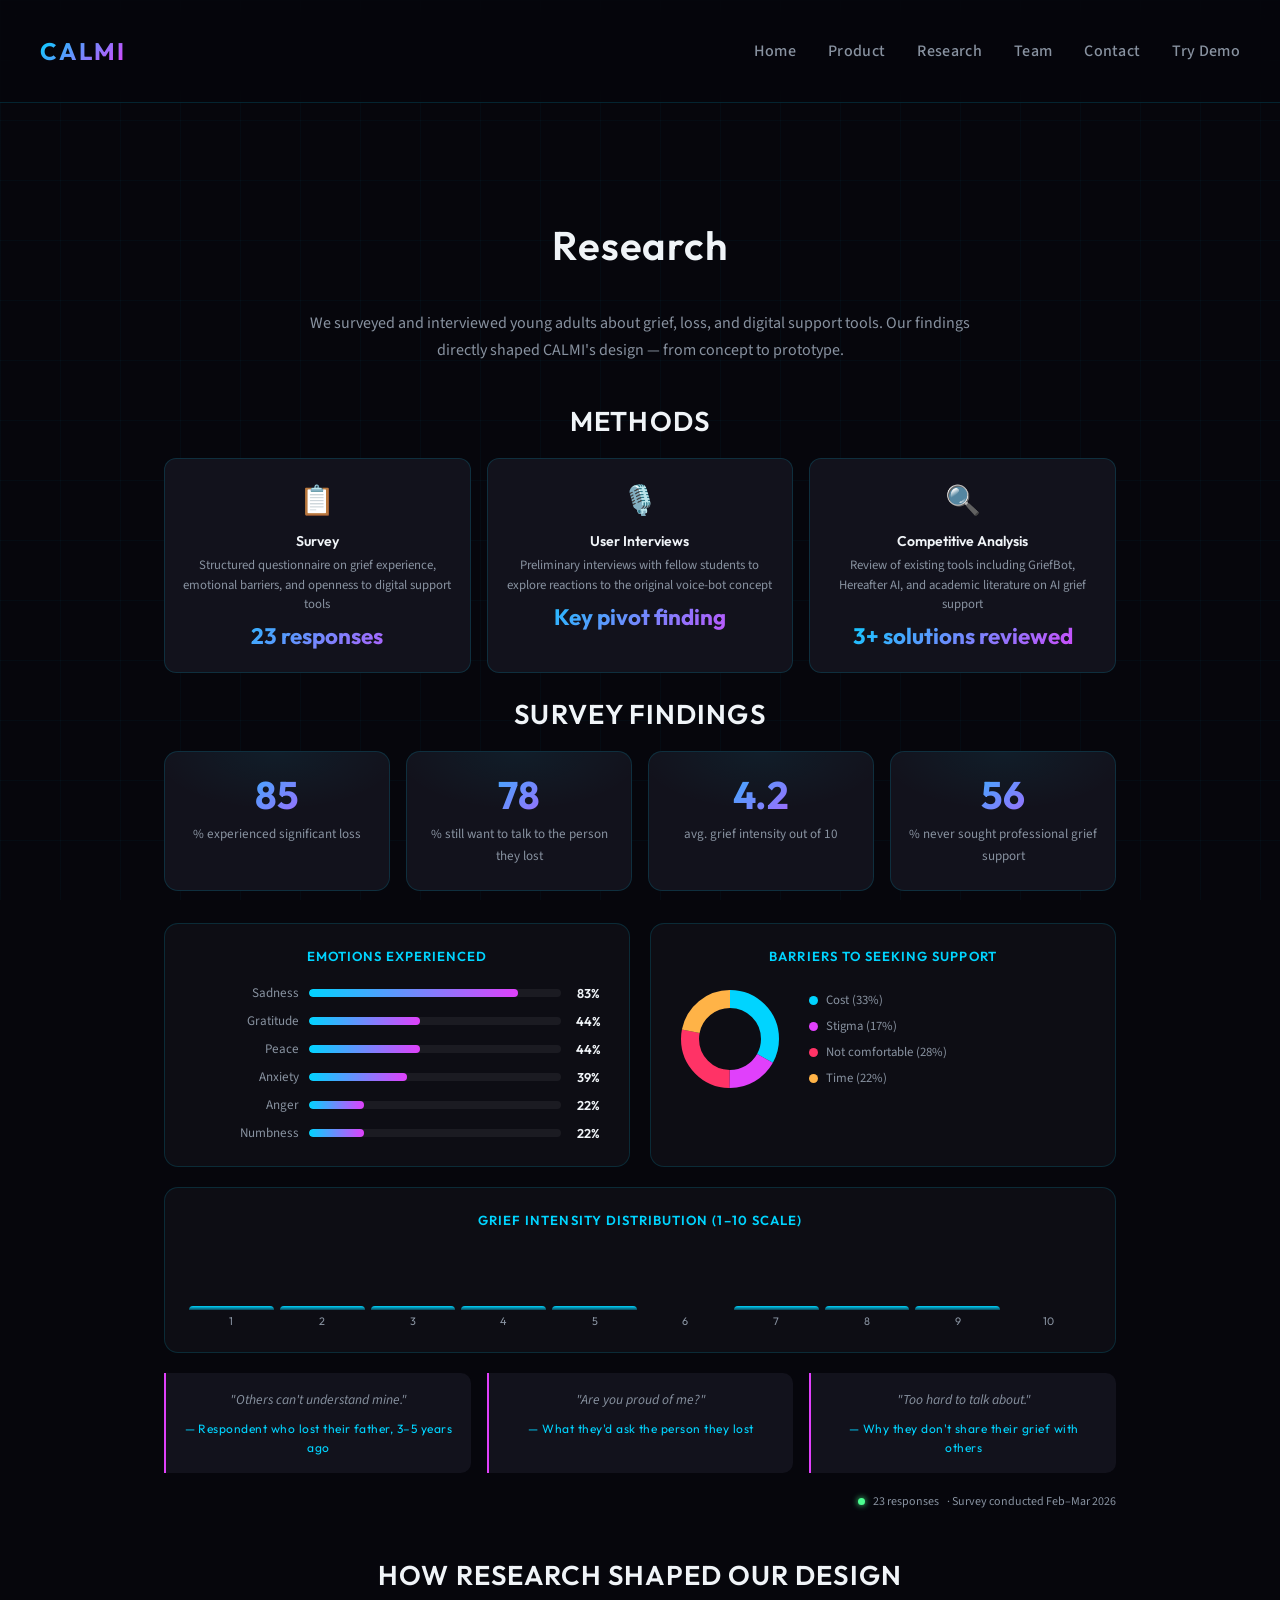
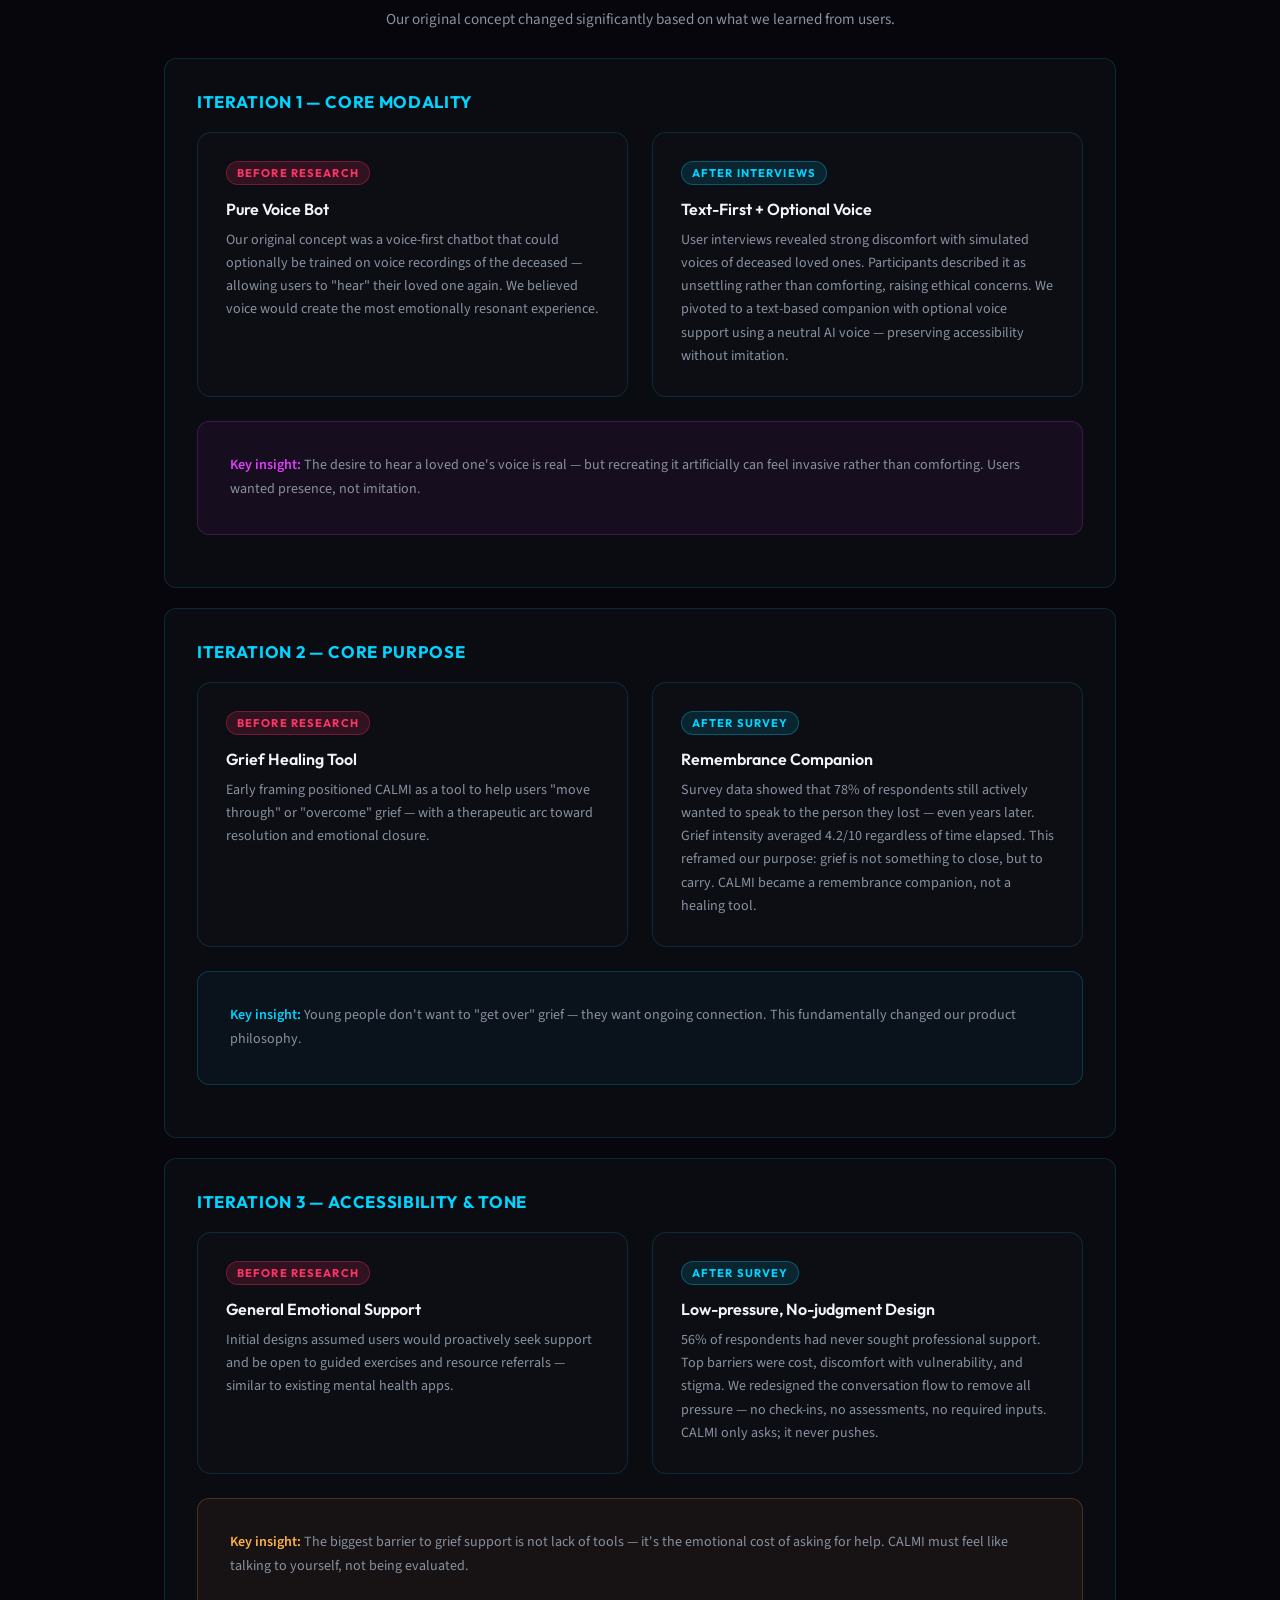
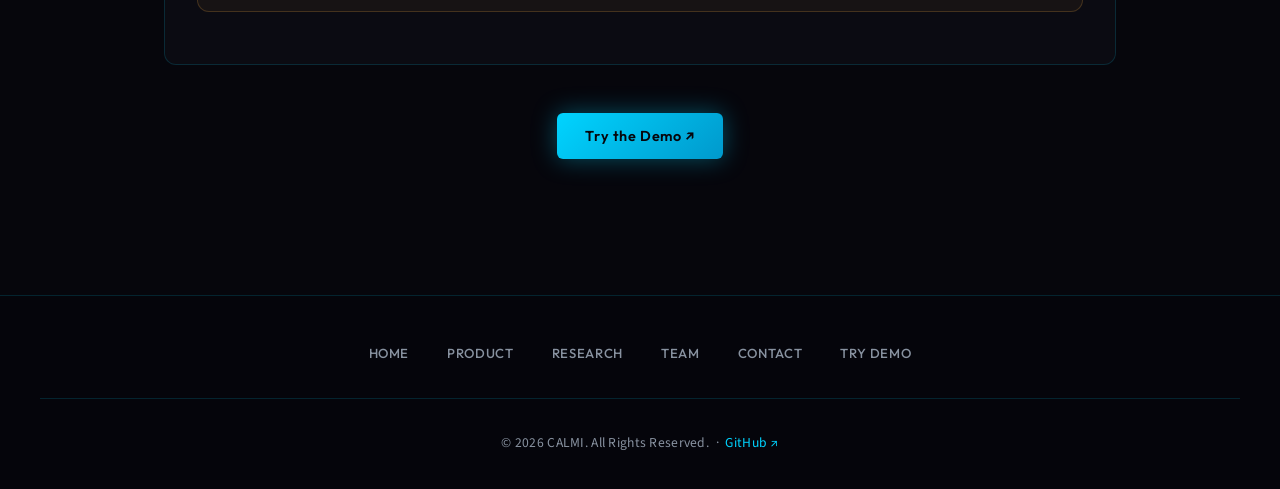
<file: research.html>
<!DOCTYPE html>
<html lang="en">
<head>
  <meta charset="UTF-8">
  <meta name="viewport" content="width=device-width, initial-scale=1.0">
  <title>Research | CALMI</title>
  <link rel="stylesheet" href="styles.css">
  <style>
    /* ── Research page styles ── */
    .research-intro {
      color: var(--text-muted);
      font-size: 1rem;
      margin: 0 0 40px;
      line-height: 1.7;
      max-width: 700px;
      margin-left: auto;
      margin-right: auto;
    }

    /* Stat grid */
    .stat-grid {
      display: grid;
      grid-template-columns: repeat(4, 1fr);
      gap: 16px;
      margin-bottom: 32px;
    }

    .stat-card {
      background: var(--bg-elevated);
      border: 1px solid var(--border);
      border-radius: 14px;
      padding: 24px 16px;
      text-align: center;
      transition: border-color 0.25s, box-shadow 0.25s;
      position: relative;
      overflow: hidden;
    }

    .stat-card::before {
      content: '';
      position: absolute;
      inset: 0;
      background: radial-gradient(ellipse 80% 60% at 50% 0%, rgba(0,212,255,0.06) 0%, transparent 70%);
      pointer-events: none;
    }

    .stat-card:hover {
      border-color: var(--accent-cyan-dim);
      box-shadow: var(--glow-cyan);
    }

    .stat-number {
      font-family: var(--font-display);
      font-size: 2.4rem;
      font-weight: 700;
      line-height: 1;
      margin-bottom: 8px;
      background: linear-gradient(135deg, var(--accent-cyan), var(--accent-magenta));
      -webkit-background-clip: text;
      -webkit-text-fill-color: transparent;
      background-clip: text;
      display: block;
    }

    .stat-label {
      color: var(--text-muted);
      font-size: 0.82rem;
      line-height: 1.4;
    }

    /* Charts */
    .charts-row {
      display: grid;
      grid-template-columns: 1fr 1fr;
      gap: 20px;
      margin-bottom: 20px;
    }

    .chart-box {
      background: var(--bg-card);
      border: 1px solid var(--border);
      border-radius: 14px;
      padding: 24px;
      transition: border-color 0.25s, box-shadow 0.25s;
    }

    .chart-box:hover {
      border-color: var(--accent-cyan-dim);
      box-shadow: var(--glow-cyan);
    }

    .chart-box h4 {
      font-family: var(--font-display);
      font-size: 0.82rem;
      font-weight: 600;
      letter-spacing: 0.08em;
      text-transform: uppercase;
      color: var(--accent-cyan);
      margin: 0 0 20px;
    }

    .bar-list { display: flex; flex-direction: column; gap: 10px; }

    .bar-item {
      display: flex;
      align-items: center;
      gap: 10px;
      font-size: 0.82rem;
    }

    .bar-label {
      width: 110px;
      flex-shrink: 0;
      color: var(--text-muted);
      text-align: right;
    }

    .bar-track {
      flex: 1;
      height: 8px;
      background: rgba(255,255,255,0.06);
      border-radius: 4px;
      overflow: hidden;
    }

    .bar-fill {
      height: 100%;
      border-radius: 4px;
      background: linear-gradient(90deg, var(--accent-cyan), var(--accent-magenta));
      width: 0;
      transition: width 1.2s cubic-bezier(0.4,0,0.2,1);
    }

    .bar-pct {
      width: 34px;
      flex-shrink: 0;
      color: var(--text-primary);
      font-family: var(--font-display);
      font-size: 0.8rem;
      font-weight: 600;
    }

    .donut-wrap {
      display: flex;
      align-items: center;
      gap: 24px;
    }

    .donut-legend {
      display: flex;
      flex-direction: column;
      gap: 8px;
      flex: 1;
    }

    .legend-item {
      display: flex;
      align-items: center;
      gap: 8px;
      font-size: 0.8rem;
      color: var(--text-muted);
    }

    .legend-dot {
      width: 9px;
      height: 9px;
      border-radius: 50%;
      flex-shrink: 0;
    }

    /* Intensity histogram */
    .intensity-scale {
      display: flex;
      align-items: flex-end;
      gap: 6px;
      height: 80px;
      padding-top: 12px;
    }

    .intensity-col {
      flex: 1;
      display: flex;
      flex-direction: column;
      align-items: center;
      gap: 4px;
    }

    .intensity-bar {
      width: 100%;
      border-radius: 4px 4px 0 0;
      background: linear-gradient(180deg, var(--accent-cyan), rgba(0,212,255,0.3));
      transition: height 1s cubic-bezier(0.4,0,0.2,1);
      height: 0;
    }

    .intensity-num {
      font-size: 0.68rem;
      color: var(--text-muted);
      font-family: var(--font-display);
    }

    /* Pull quotes */
    .quote-row {
      display: grid;
      grid-template-columns: repeat(3, 1fr);
      gap: 16px;
      margin-bottom: 20px;
    }

    .survey-quote {
      background: var(--bg-elevated);
      border-left: 2px solid var(--accent-magenta);
      border-radius: 0 10px 10px 0;
      padding: 16px 18px;
      font-size: 0.85rem;
      color: var(--text-muted);
      font-style: italic;
      line-height: 1.6;
    }

    .survey-quote cite {
      display: block;
      margin-top: 8px;
      font-style: normal;
      font-size: 0.75rem;
      color: var(--accent-cyan);
      font-family: var(--font-display);
      letter-spacing: 0.04em;
    }

    /* Live dot */
    .data-source-note {
      display: flex;
      align-items: center;
      gap: 8px;
      font-size: 0.75rem;
      color: var(--text-muted);
      margin-top: 8px;
      justify-content: flex-end;
    }

    .live-dot {
      width: 7px;
      height: 7px;
      border-radius: 50%;
      background: #4cff91;
      box-shadow: 0 0 6px #4cff91;
      animation: pulse 2s infinite;
      flex-shrink: 0;
    }

    @keyframes pulse {
      0%, 100% { opacity: 1; }
      50% { opacity: 0.4; }
    }

    /* Design iteration section */
    .iteration-section {
      margin-top: 48px;
    }

    .iteration-grid {
      display: grid;
      grid-template-columns: 1fr 1fr;
      gap: 24px;
      margin-bottom: 24px;
    }

    .iteration-card {
      background: var(--bg-card);
      border: 1px solid var(--border);
      border-radius: 14px;
      padding: 28px;
      position: relative;
    }

    .iteration-tag {
      display: inline-block;
      font-family: var(--font-display);
      font-size: 0.7rem;
      font-weight: 700;
      letter-spacing: 0.1em;
      text-transform: uppercase;
      padding: 4px 10px;
      border-radius: 20px;
      margin-bottom: 14px;
    }

    .tag-before {
      background: rgba(255, 51, 102, 0.15);
      color: var(--accent-heart);
      border: 1px solid rgba(255, 51, 102, 0.3);
    }

    .tag-after {
      background: rgba(0, 212, 255, 0.12);
      color: var(--accent-cyan);
      border: 1px solid rgba(0, 212, 255, 0.3);
    }

    .iteration-card h4 {
      font-family: var(--font-display);
      font-size: 1rem;
      font-weight: 600;
      color: var(--text-primary);
      margin: 0 0 10px;
    }

    .iteration-card p {
      color: var(--text-muted);
      font-size: 0.88rem;
      line-height: 1.65;
      margin: 0;
    }

    .arrow-divider {
      display: flex;
      align-items: center;
      justify-content: center;
      font-size: 2rem;
      color: var(--accent-cyan-dim);
      padding: 8px 0;
    }

    .method-grid {
      display: grid;
      grid-template-columns: repeat(3, 1fr);
      gap: 16px;
      margin-bottom: 24px;
    }

    .method-card {
      background: var(--bg-elevated);
      border: 1px solid var(--border);
      border-radius: 12px;
      padding: 22px 18px;
      text-align: center;
      transition: border-color 0.25s, box-shadow 0.25s;
    }

    .method-card:hover {
      border-color: var(--accent-cyan-dim);
      box-shadow: var(--glow-cyan);
    }

    .method-icon {
      font-size: 1.8rem;
      margin-bottom: 10px;
      display: block;
    }

    .method-card h4 {
      font-family: var(--font-display);
      font-size: 0.88rem;
      font-weight: 600;
      color: var(--text-primary);
      margin: 0 0 6px;
    }

    .method-card p {
      color: var(--text-muted);
      font-size: 0.8rem;
      line-height: 1.5;
      margin: 0;
    }

    .method-stat {
      font-family: var(--font-display);
      font-size: 1.4rem;
      font-weight: 700;
      background: linear-gradient(135deg, var(--accent-cyan), var(--accent-magenta));
      -webkit-background-clip: text;
      -webkit-text-fill-color: transparent;
      background-clip: text;
      display: block;
      margin-top: 8px;
    }

    /* Responsive */
    @media (max-width: 768px) {
      .stat-grid      { grid-template-columns: repeat(2, 1fr); }
      .charts-row     { grid-template-columns: 1fr; }
      .quote-row      { grid-template-columns: 1fr; }
      .bar-label      { width: 80px; font-size: 0.75rem; }
      .iteration-grid { grid-template-columns: 1fr; }
      .method-grid    { grid-template-columns: 1fr; }
    }
  </style>
</head>
<body>
  <nav class="navbar">
    <h2 class="logo">CALMI</h2>
    <button class="nav-toggle" id="navToggle" aria-label="Toggle menu">
      <span></span><span></span><span></span>
    </button>
    <ul class="nav-links" id="navLinks">
      <li><a href="index.html">Home</a></li>
      <li><a href="about.html">Product</a></li>
      <li><a href="research.html">Research</a></li>
      <li><a href="team.html">Team</a></li>
      <li><a href="contact.html">Contact</a></li>
      <li><a href="demo.html">Try Demo</a></li>
    </ul>
  </nav>

  <section class="page-section">
    <h1>Research</h1>
    <p class="research-intro">
      We surveyed and interviewed young adults about grief, loss, and digital support tools.
      Our findings directly shaped CALMI's design — from concept to prototype.
    </p>

    <!-- ── Research Methods ── -->
    <h2 class="section-label" style="margin-bottom: 20px;">Methods</h2>
    <div class="method-grid">
      <div class="method-card">
        <span class="method-icon">📋</span>
        <h4>Survey</h4>
        <p>Structured questionnaire on grief experience, emotional barriers, and openness to digital support tools</p>
        <span class="method-stat">23 responses</span>
      </div>
      <div class="method-card">
        <span class="method-icon">🎙️</span>
        <h4>User Interviews</h4>
        <p>Preliminary interviews with fellow students to explore reactions to the original voice-bot concept</p>
        <span class="method-stat">Key pivot finding</span>
      </div>
      <div class="method-card">
        <span class="method-icon">🔍</span>
        <h4>Competitive Analysis</h4>
        <p>Review of existing tools including GriefBot, Hereafter AI, and academic literature on AI grief support</p>
        <span class="method-stat">3+ solutions reviewed</span>
      </div>
    </div>

    <!-- ── Survey Findings ── -->
    <h2 class="section-label" style="margin-bottom: 20px;">Survey Findings</h2>

    <div class="stat-grid">
      <div class="stat-card">
        <span class="stat-number" data-target="85">0</span>
        <span class="stat-label">% experienced significant loss</span>
      </div>
      <div class="stat-card">
        <span class="stat-number" data-target="78">0</span>
        <span class="stat-label">% still want to talk to the person they lost</span>
      </div>
      <div class="stat-card">
        <span class="stat-number" data-target="4.2" data-decimal="1">0</span>
        <span class="stat-label">avg. grief intensity out of 10</span>
      </div>
      <div class="stat-card">
        <span class="stat-number" data-target="56">0</span>
        <span class="stat-label">% never sought professional grief support</span>
      </div>
    </div>

    <div class="charts-row">
      <div class="chart-box">
        <h4>Emotions Experienced</h4>
        <div class="bar-list">
          <div class="bar-item">
            <span class="bar-label">Sadness</span>
            <div class="bar-track"><div class="bar-fill" data-width="83"></div></div>
            <span class="bar-pct">83%</span>
          </div>
          <div class="bar-item">
            <span class="bar-label">Gratitude</span>
            <div class="bar-track"><div class="bar-fill" data-width="44"></div></div>
            <span class="bar-pct">44%</span>
          </div>
          <div class="bar-item">
            <span class="bar-label">Peace</span>
            <div class="bar-track"><div class="bar-fill" data-width="44"></div></div>
            <span class="bar-pct">44%</span>
          </div>
          <div class="bar-item">
            <span class="bar-label">Anxiety</span>
            <div class="bar-track"><div class="bar-fill" data-width="39"></div></div>
            <span class="bar-pct">39%</span>
          </div>
          <div class="bar-item">
            <span class="bar-label">Anger</span>
            <div class="bar-track"><div class="bar-fill" data-width="22"></div></div>
            <span class="bar-pct">22%</span>
          </div>
          <div class="bar-item">
            <span class="bar-label">Numbness</span>
            <div class="bar-track"><div class="bar-fill" data-width="22"></div></div>
            <span class="bar-pct">22%</span>
          </div>
        </div>
      </div>

      <div class="chart-box">
        <h4>Barriers to Seeking Support</h4>
        <div class="donut-wrap">
          <svg width="110" height="110" viewBox="0 0 110 110">
            <circle cx="55" cy="55" r="40" fill="none" stroke="rgba(255,255,255,0.05)" stroke-width="18"/>
            <circle cx="55" cy="55" r="40" fill="none" stroke="#00d4ff" stroke-width="18" stroke-dasharray="83 168" stroke-dashoffset="0" transform="rotate(-90 55 55)"/>
            <circle cx="55" cy="55" r="40" fill="none" stroke="#e040fb" stroke-width="18" stroke-dasharray="43 208" stroke-dashoffset="-83" transform="rotate(-90 55 55)"/>
            <circle cx="55" cy="55" r="40" fill="none" stroke="#ff3366" stroke-width="18" stroke-dasharray="70 181" stroke-dashoffset="-126" transform="rotate(-90 55 55)"/>
            <circle cx="55" cy="55" r="40" fill="none" stroke="#ffb347" stroke-width="18" stroke-dasharray="55 196" stroke-dashoffset="-196" transform="rotate(-90 55 55)"/>
          </svg>
          <div class="donut-legend">
            <div class="legend-item"><span class="legend-dot" style="background:#00d4ff"></span>Cost (33%)</div>
            <div class="legend-item"><span class="legend-dot" style="background:#e040fb"></span>Stigma (17%)</div>
            <div class="legend-item"><span class="legend-dot" style="background:#ff3366"></span>Not comfortable (28%)</div>
            <div class="legend-item"><span class="legend-dot" style="background:#ffb347"></span>Time (22%)</div>
          </div>
        </div>
      </div>
    </div>

    <div class="chart-box" style="margin-bottom: 20px;">
      <h4>Grief Intensity Distribution (1–10 scale)</h4>
      <div class="intensity-scale" id="intensityChart"></div>
    </div>

    <div class="quote-row">
      <div class="survey-quote">
        "Others can't understand mine."
        <cite>— Respondent who lost their father, 3–5 years ago</cite>
      </div>
      <div class="survey-quote">
        "Are you proud of me?"
        <cite>— What they'd ask the person they lost</cite>
      </div>
      <div class="survey-quote">
        "Too hard to talk about."
        <cite>— Why they don't share their grief with others</cite>
      </div>
    </div>

    <div class="data-source-note">
      <span class="live-dot"></span>
      <span id="responseCount">23 responses</span> · Survey conducted Feb–Mar 2026
    </div>

    <!-- ── Design Iterations ── -->
    <div class="iteration-section" id="iterations">
      <h2 class="section-label" style="margin-bottom: 8px;">How Research Shaped Our Design</h2>
      <p style="color: var(--text-muted); font-size: 0.95rem; margin-bottom: 28px; text-align: center;">
        Our original concept changed significantly based on what we learned from users.
      </p>

      <!-- Iteration 1: Voice → Text -->
      <div class="content-box" style="margin-bottom: 20px;">
        <h3 style="margin-bottom: 20px;">Iteration 1 — Core Modality</h3>
        <div class="iteration-grid">
          <div class="iteration-card">
            <span class="iteration-tag tag-before">Before Research</span>
            <h4>Pure Voice Bot</h4>
            <p>Our original concept was a voice-first chatbot that could optionally be trained on voice recordings of the deceased — allowing users to "hear" their loved one again. We believed voice would create the most emotionally resonant experience.</p>
          </div>
          <div class="iteration-card">
            <span class="iteration-tag tag-after">After Interviews</span>
            <h4>Text-First + Optional Voice</h4>
            <p>User interviews revealed strong discomfort with simulated voices of deceased loved ones. Participants described it as unsettling rather than comforting, raising ethical concerns. We pivoted to a text-based companion with optional voice support using a neutral AI voice — preserving accessibility without imitation.</p>
          </div>
        </div>
        <div class="content-box" style="background: rgba(224,64,251,0.05); border-color: rgba(224,64,251,0.2); margin-top: 4px;">
          <p style="margin: 0; font-size: 0.88rem;"><strong style="color: var(--accent-magenta);">Key insight:</strong> <span style="color: var(--text-muted);">The desire to hear a loved one's voice is real — but recreating it artificially can feel invasive rather than comforting. Users wanted presence, not imitation.</span></p>
        </div>
      </div>

      <!-- Iteration 2: Healing → Remembrance -->
      <div class="content-box" style="margin-bottom: 20px;">
        <h3 style="margin-bottom: 20px;">Iteration 2 — Core Purpose</h3>
        <div class="iteration-grid">
          <div class="iteration-card">
            <span class="iteration-tag tag-before">Before Research</span>
            <h4>Grief Healing Tool</h4>
            <p>Early framing positioned CALMI as a tool to help users "move through" or "overcome" grief — with a therapeutic arc toward resolution and emotional closure.</p>
          </div>
          <div class="iteration-card">
            <span class="iteration-tag tag-after">After Survey</span>
            <h4>Remembrance Companion</h4>
            <p>Survey data showed that 78% of respondents still actively wanted to speak to the person they lost — even years later. Grief intensity averaged 4.2/10 regardless of time elapsed. This reframed our purpose: grief is not something to close, but to carry. CALMI became a remembrance companion, not a healing tool.</p>
          </div>
        </div>
        <div class="content-box" style="background: rgba(0,212,255,0.04); border-color: rgba(0,212,255,0.2); margin-top: 4px;">
          <p style="margin: 0; font-size: 0.88rem;"><strong style="color: var(--accent-cyan);">Key insight:</strong> <span style="color: var(--text-muted);">Young people don't want to "get over" grief — they want ongoing connection. This fundamentally changed our product philosophy.</span></p>
        </div>
      </div>

      <!-- Iteration 3: Barrier awareness -->
      <div class="content-box">
        <h3 style="margin-bottom: 20px;">Iteration 3 — Accessibility & Tone</h3>
        <div class="iteration-grid">
          <div class="iteration-card">
            <span class="iteration-tag tag-before">Before Research</span>
            <h4>General Emotional Support</h4>
            <p>Initial designs assumed users would proactively seek support and be open to guided exercises and resource referrals — similar to existing mental health apps.</p>
          </div>
          <div class="iteration-card">
            <span class="iteration-tag tag-after">After Survey</span>
            <h4>Low-pressure, No-judgment Design</h4>
            <p>56% of respondents had never sought professional support. Top barriers were cost, discomfort with vulnerability, and stigma. We redesigned the conversation flow to remove all pressure — no check-ins, no assessments, no required inputs. CALMI only asks; it never pushes.</p>
          </div>
        </div>
        <div class="content-box" style="background: rgba(255,179,71,0.05); border-color: rgba(255,179,71,0.2); margin-top: 4px;">
          <p style="margin: 0; font-size: 0.88rem;"><strong style="color: var(--accent-gold);">Key insight:</strong> <span style="color: var(--text-muted);">The biggest barrier to grief support is not lack of tools — it's the emotional cost of asking for help. CALMI must feel like talking to yourself, not being evaluated.</span></p>
        </div>
      </div>

    </div><!-- /iteration-section -->

    <p class="cta-wrap">
      <a href="demo.html" class="btn-primary">Try the Demo ↗</a>
    </p>
  </section>

  <footer>
    <nav class="footer-nav">
      <a href="index.html">Home</a>
      <a href="about.html">Product</a>
      <a href="research.html">Research</a>
      <a href="team.html">Team</a>
      <a href="contact.html">Contact</a>
      <a href="demo.html">Try Demo</a>
    </nav>
    <div class="footer-bottom">
      <p>© 2026 CALMI. All Rights Reserved. &nbsp;·&nbsp;
        <a href="https://github.com/ynhi27/calmi-design" target="_blank" rel="noopener noreferrer"
           style="color: var(--accent-cyan); text-decoration: none;">GitHub ↗</a>
      </p>
    </div>
  </footer>

  <script>
    // Counter animation
    function animateCounters() {
      document.querySelectorAll('.stat-number[data-target]').forEach(el => {
        const target = parseFloat(el.dataset.target);
        const decimals = parseInt(el.dataset.decimal || '0');
        const duration = 1400;
        const start = performance.now();
        function step(now) {
          const p = Math.min((now - start) / duration, 1);
          const ease = 1 - Math.pow(1 - p, 3);
          el.textContent = (target * ease).toFixed(decimals);
          if (p < 1) requestAnimationFrame(step);
          else el.textContent = target.toFixed(decimals);
        }
        requestAnimationFrame(step);
      });
    }

    function animateBars() {
      document.querySelectorAll('.bar-fill[data-width]').forEach(el => {
        setTimeout(() => { el.style.width = el.dataset.width + '%'; }, 100);
      });
    }

    const intensityData = { 1:5, 2:2, 3:3, 4:1, 5:1, 6:0, 7:1, 8:2, 9:1, 10:0 };
    const maxCount = Math.max(...Object.values(intensityData));
    const chartEl = document.getElementById('intensityChart');
    for (let i = 1; i <= 10; i++) {
      const count = intensityData[i] || 0;
      const heightPct = maxCount > 0 ? (count / maxCount) * 100 : 0;
      const col = document.createElement('div');
      col.className = 'intensity-col';
      col.innerHTML = `<div class="intensity-bar" data-h="${heightPct}" style="height:0;min-height:${count>0?4:0}px"></div><span class="intensity-num">${i}</span>`;
      chartEl.appendChild(col);
    }

    function animateIntensity() {
      document.querySelectorAll('.intensity-bar[data-h]').forEach(el => {
        setTimeout(() => { el.style.height = el.dataset.h + '%'; }, 100);
      });
    }

    const observer = new IntersectionObserver(entries => {
      entries.forEach(entry => {
        if (entry.isIntersecting) {
          animateCounters(); animateBars(); animateIntensity();
          observer.disconnect();
        }
      });
    }, { threshold: 0.1 });
    observer.observe(document.querySelector('.stat-grid'));

    // Hamburger
    const toggle = document.getElementById('navToggle');
    const links  = document.getElementById('navLinks');
    if (toggle && links) {
      toggle.addEventListener('click', () => {
        toggle.classList.toggle('open');
        links.classList.toggle('open');
      });
      links.querySelectorAll('a').forEach(a =>
        a.addEventListener('click', () => {
          toggle.classList.remove('open');
          links.classList.remove('open');
        })
      );
    }
  </script>
</body>
</html>
</file>
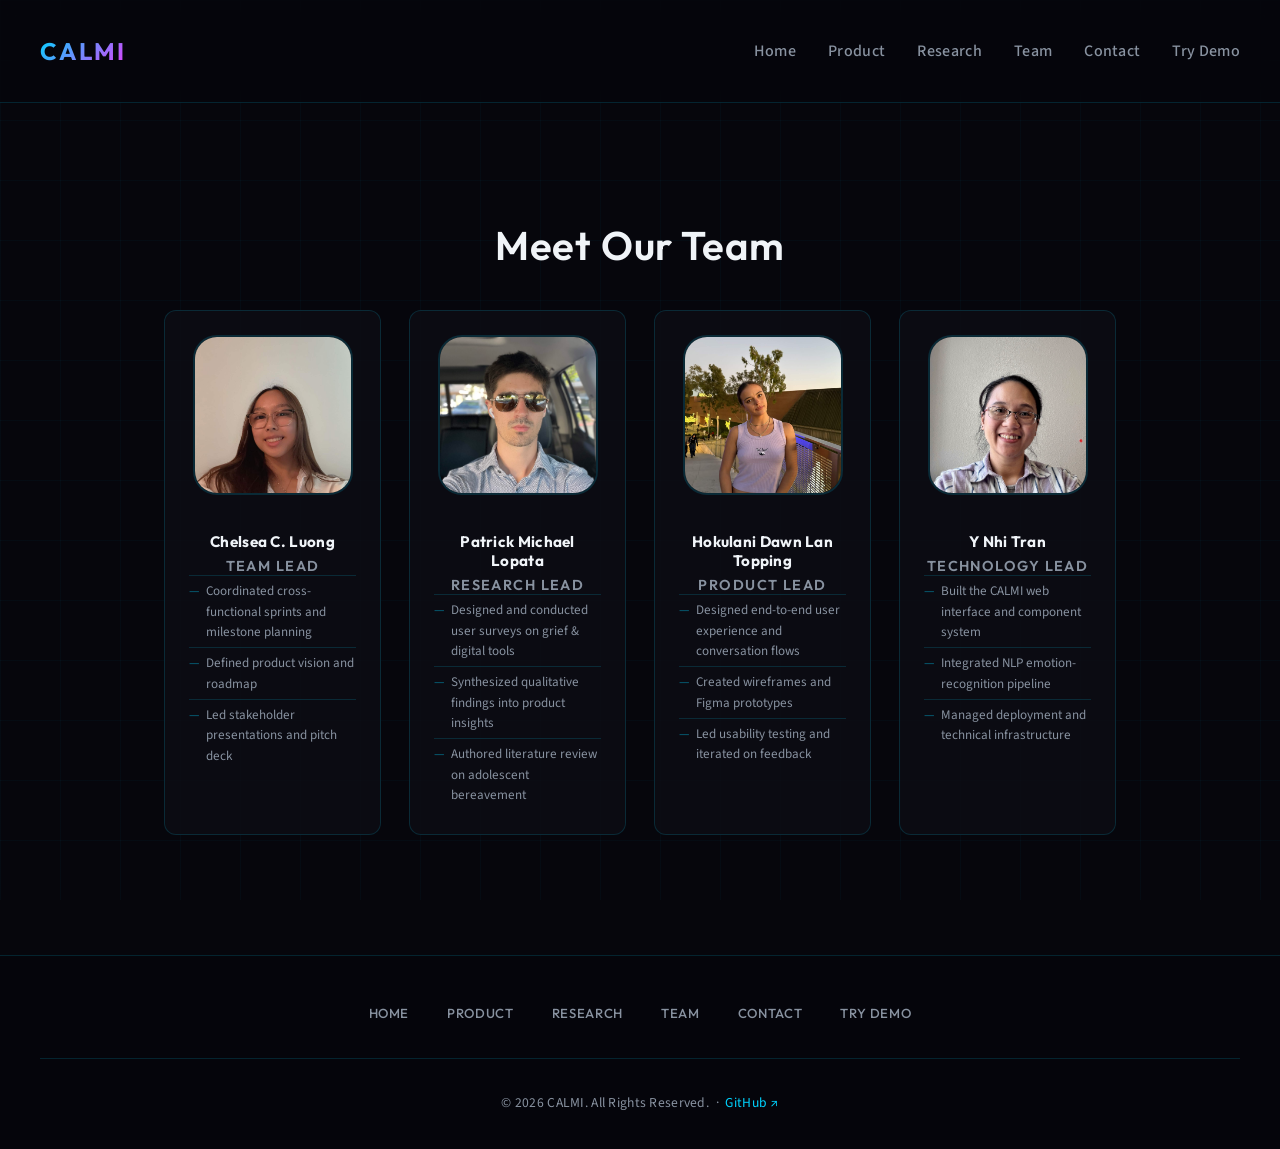
<file: team.html>
<!DOCTYPE html>
<html lang="en">
<head>
  <meta charset="UTF-8">
  <meta name="viewport" content="width=device-width, initial-scale=1.0">
  <title>Team | CALMI</title>
  <link rel="stylesheet" href="styles.css">
</head>
<body>
  <nav class="navbar">
    <h2 class="logo">CALMI</h2>
    <button class="nav-toggle" id="navToggle" aria-label="Toggle menu">
      <span></span><span></span><span></span>
    </button>
    <ul class="nav-links" id="navLinks">
      <li><a href="index.html">Home</a></li>
      <li><a href="about.html">Product</a></li>
      <li><a href="research.html">Research</a></li>
      <li><a href="team.html">Team</a></li>
      <li><a href="contact.html">Contact</a></li>
      <li><a href="demo.html">Try Demo</a></li>
    </ul>
  </nav>

  <section class="page-section">
    <h1>Meet Our Team</h1>

    <div class="team-grid team-grid-4">

      <div class="member">
        <img src="images/chelsea.png" alt="Chelsea C. Luong">
        <div class="member-info">
          <h3>Chelsea C. Luong</h3>
          <p class="member-role">Team Lead</p>
          <ul class="member-contributions">
            <li>Coordinated cross-functional sprints and milestone planning</li>
            <li>Defined product vision and roadmap</li>
            <li>Led stakeholder presentations and pitch deck</li>
          </ul>
        </div>
      </div>

      <div class="member">
        <img src="images/patrick.png" alt="Patrick Michael Lopata">
        <div class="member-info">
          <h3>Patrick Michael Lopata</h3>
          <p class="member-role">Research Lead</p>
          <ul class="member-contributions">
            <li>Designed and conducted user surveys on grief & digital tools</li>
            <li>Synthesized qualitative findings into product insights</li>
            <li>Authored literature review on adolescent bereavement</li>
          </ul>
        </div>
      </div>

      <div class="member">
        <img src="images/hokulani.png" alt="Hokulani Dawn Lan Topping">
        <div class="member-info">
          <h3>Hokulani Dawn Lan Topping</h3>
          <p class="member-role">Product Lead</p>
          <ul class="member-contributions">
            <li>Designed end-to-end user experience and conversation flows</li>
            <li>Created wireframes and Figma prototypes</li>
            <li>Led usability testing and iterated on feedback</li>
          </ul>
        </div>
      </div>

      <div class="member">
        <img src="images/ynhi.png" alt="Y Nhi Tran">
        <div class="member-info">
          <h3>Y Nhi Tran</h3>
          <p class="member-role">Technology Lead</p>
          <ul class="member-contributions">
            <li>Built the CALMI web interface and component system</li>
            <li>Integrated NLP emotion-recognition pipeline</li>
            <li>Managed deployment and technical infrastructure</li>
          </ul>
        </div>
      </div>

    </div>
  </section>

  <footer>
    <nav class="footer-nav">
      <a href="index.html">Home</a>
      <a href="about.html">Product</a>
      <a href="research.html">Research</a>
      <a href="team.html">Team</a>
      <a href="contact.html">Contact</a>
      <a href="demo.html">Try Demo</a>
    </nav>
    <div class="footer-bottom">
      <p>© 2026 CALMI. All Rights Reserved. &nbsp;·&nbsp;
        <a href="https://github.com/ynhi27/calmi-design" target="_blank" rel="noopener noreferrer"
           style="color: var(--accent-cyan); text-decoration: none;">GitHub ↗</a>
      </p>
    </div>
  </footer>

  <script>
    const toggle = document.getElementById('navToggle');
    const links  = document.getElementById('navLinks');
    if (toggle && links) {
      toggle.addEventListener('click', () => {
        toggle.classList.toggle('open');
        links.classList.toggle('open');
      });
      links.querySelectorAll('a').forEach(a =>
        a.addEventListener('click', () => {
          toggle.classList.remove('open');
          links.classList.remove('open');
        })
      );
    }
  </script>
</body>
</html>
</file>
<file: styles.css>
/* CALMI — Futuristic remembrance companion */
@import url('https://fonts.googleapis.com/css2?family=Outfit:wght@400;500;600;700&family=Source+Sans+3:ital,wght@0,300;0,400;0,500;0,600;0,700;1,400&display=swap');

:root {
  --bg-deep: #06060c;
  --bg-card: #0d0d14;
  --bg-elevated: #12121c;
  --border: rgba(0, 212, 255, 0.15);
  --accent-cyan: #00d4ff;
  --accent-cyan-dim: rgba(0, 212, 255, 0.5);
  --accent-magenta: #e040fb;
  --accent-gold: #ffb347;
  --accent-heart: #ff3366;
  --text-primary: #f0f4f8;
  --text-muted: #8892a0;
  --glow-cyan: 0 0 30px rgba(0, 212, 255, 0.25);
  --glow-magenta: 0 0 30px rgba(224, 64, 251, 0.2);
  --font-display: 'Outfit', sans-serif;
  --font-body: 'Source Sans 3', sans-serif;
}

* {
  box-sizing: border-box;
}

body {
  margin: 0;
  font-family: var(--font-body);
  background: var(--bg-deep);
  color: var(--text-primary);
  min-height: 100vh;
  overflow-x: hidden;
}

/* Subtle grid background */
body::before {
  content: '';
  position: fixed;
  inset: 0;
  background-image:
    linear-gradient(rgba(0, 212, 255, 0.03) 1px, transparent 1px),
    linear-gradient(90deg, rgba(0, 212, 255, 0.03) 1px, transparent 1px);
  background-size: 60px 60px;
  pointer-events: none;
  z-index: 0;
}

/* ─── Navbar ─────────────────────────────────── */
.navbar {
  display: flex;
  justify-content: space-between;
  align-items: center;
  background: rgba(6, 6, 12, 0.85);
  backdrop-filter: blur(12px);
  padding: 16px 40px;
  border-bottom: 1px solid var(--border);
  position: sticky;
  top: 0;
  z-index: 100;
}

.logo {
  font-family: var(--font-display);
  font-size: 1.5rem;
  font-weight: 700;
  letter-spacing: 0.08em;
  background: linear-gradient(135deg, var(--accent-cyan), var(--accent-magenta));
  -webkit-background-clip: text;
  -webkit-text-fill-color: transparent;
  background-clip: text;
}

.nav-links {
  list-style: none;
  display: flex;
  gap: 32px;
  margin: 0;
  padding: 0;
}

.nav-links a {
  color: var(--text-muted);
  text-decoration: none;
  font-weight: 500;
  letter-spacing: 0.02em;
  transition: color 0.2s ease, text-shadow 0.2s ease;
}

.nav-links a:hover {
  color: var(--accent-cyan);
  text-shadow: 0 0 20px var(--accent-cyan-dim);
}

/* ─── Hero ───────────────────────────────────── */
.hero {
  min-height: 92vh;
  position: relative;
  display: flex;
  align-items: center;
  justify-content: center;
  padding: 40px 24px;
  background:
    radial-gradient(ellipse 80% 50% at 50% 0%, rgba(0, 212, 255, 0.08) 0%, transparent 55%),
    radial-gradient(ellipse 60% 40% at 80% 60%, rgba(224, 64, 251, 0.06) 0%, transparent 50%),
    var(--bg-deep);
}

.hero-overlay {
  display: flex;
  align-items: center;
  justify-content: center;
  gap: 60px;
  max-width: 1200px;
  margin: 0 auto;
  flex-wrap: wrap;
}

.hero-content {
  text-align: left;
  flex: 1;
  min-width: 280px;
}

.hero-content h1 {
  font-family: var(--font-display);
  font-size: clamp(2.2rem, 5vw, 3.5rem);
  font-weight: 700;
  letter-spacing: 0.01em;
  line-height: 1.2;
  margin-bottom: 16px;
  background: linear-gradient(180deg, #fff 0%, var(--text-muted) 100%);
  -webkit-background-clip: text;
  -webkit-text-fill-color: transparent;
  background-clip: text;
}

.hero-content .tagline {
  font-size: 1.15rem;
  color: var(--accent-cyan);
  font-weight: 500;
  letter-spacing: 0.12em;
  text-transform: uppercase;
  margin-bottom: 12px;
}

.hero-content p {
  font-size: 1.15rem;
  color: var(--text-muted);
  line-height: 1.6;
  margin-bottom: 28px;
  max-width: 480px;
}

.hero-calmi {
  flex-shrink: 0;
}

.hero-calmi img,
.hero-calmi img.calmi-cutout {
  width: min(320px, 85vw);
  height: auto;
  filter: drop-shadow(0 0 40px rgba(0, 212, 255, 0.2));
  animation: float 6s ease-in-out infinite;
}

@keyframes float {
  0%, 100% { transform: translateY(0); }
  50%       { transform: translateY(-12px); }
}

/* ─── Buttons ────────────────────────────────── */
.btn-primary {
  display: inline-block;
  background: linear-gradient(135deg, var(--accent-cyan), #0099cc);
  color: var(--bg-deep);
  padding: 14px 28px;
  border-radius: 6px;
  text-decoration: none;
  font-family: var(--font-display);
  font-weight: 600;
  font-size: 0.9rem;
  letter-spacing: 0.04em;
  border: none;
  cursor: pointer;
  transition: box-shadow 0.3s ease, transform 0.2s ease;
  box-shadow: 0 0 25px rgba(0, 212, 255, 0.35);
}

.btn-primary:hover {
  box-shadow: 0 0 40px rgba(0, 212, 255, 0.5);
  transform: translateY(-2px);
}

.btn-waitlist {
  display: inline-flex;
  align-items: center;
  gap: 10px;
  background: linear-gradient(135deg, var(--accent-heart), var(--accent-magenta));
  color: #fff;
  padding: 16px 32px;
  border-radius: 6px;
  text-decoration: none;
  font-family: var(--font-display);
  font-weight: 700;
  font-size: 0.95rem;
  letter-spacing: 0.05em;
  text-transform: uppercase;
  border: none;
  cursor: pointer;
  transition: box-shadow 0.3s ease, transform 0.2s ease;
  box-shadow: 0 0 30px rgba(255, 51, 102, 0.35);
}

.btn-waitlist:hover {
  box-shadow: 0 0 45px rgba(255, 51, 102, 0.5), 0 0 60px rgba(224, 64, 251, 0.25);
  transform: translateY(-2px);
}

/* ─── Features ───────────────────────────────── */
.features {
  padding: 80px 24px;
  text-align: center;
  position: relative;
  z-index: 1;
}

.features h2 {
  font-family: var(--font-display);
  font-size: clamp(1.5rem, 3vw, 2rem);
  font-weight: 600;
  letter-spacing: 0.03em;
  color: var(--text-primary);
  margin-bottom: 48px;
}

.feature-grid {
  display: grid;
  grid-template-columns: repeat(auto-fit, minmax(220px, 1fr));
  gap: 24px;
  max-width: 1000px;
  margin: 0 auto;
}

.feature {
  background: rgba(13, 13, 20, 0.8);
  padding: 28px 24px;
  border-radius: 12px;
  border: 1px solid var(--border);
  font-weight: 500;
  letter-spacing: 0.02em;
  transition: border-color 0.25s ease, box-shadow 0.25s ease;
}

.feature:hover {
  border-color: var(--accent-cyan-dim);
  box-shadow: var(--glow-cyan);
}

/* ─── Page Sections ──────────────────────────── */
.page-section {
  max-width: 1000px;
  margin: 60px auto;
  padding: 24px 24px 60px;
  text-align: center;
  position: relative;
  z-index: 1;
}

.page-section h1 {
  font-family: var(--font-display);
  font-size: clamp(1.8rem, 4vw, 2.5rem);
  font-weight: 600;
  letter-spacing: 0.02em;
  margin-bottom: 40px;
  color: var(--text-primary);
}

/* Top 3 overview cards — equal-height columns */
.content-grid-top {
  display: grid;
  grid-template-columns: repeat(auto-fit, minmax(260px, 1fr));
  gap: 24px;
  margin-bottom: 24px;
  text-align: left;
}

/* Generic content box */
.content-box {
  background: rgba(13, 13, 20, 0.8);
  padding: 32px;
  border-radius: 12px;
  border: 1px solid var(--border);
  text-align: left;
  transition: border-color 0.25s ease, box-shadow 0.25s ease;
  margin-bottom: 20px;
}

/* Prevent margin collapse between stacked content-boxes */
.page-section > .content-box + .content-box,
.page-section > div + .content-box {
  margin-top: 20px;
}

.content-box:hover {
  border-color: var(--accent-cyan-dim);
  box-shadow: var(--glow-cyan);
}

.content-box h3 {
  font-family: var(--font-display);
  font-size: 1.05rem;
  letter-spacing: 0.04em;
  text-transform: uppercase;
  color: var(--accent-cyan);
  margin: 0 0 12px;
}

.content-box p {
  color: var(--text-muted);
  line-height: 1.7;
  margin: 0;
}

.content-box strong {
  color: var(--text-primary);
  font-weight: 600;
}

/* ─── How It Works (stepped grid) ───────────── */
.how-it-works {
  margin-top: 0;
}

.how-it-works h3 {
  margin-bottom: 28px;
}

.steps-grid {
  display: grid;
  grid-template-columns: repeat(auto-fit, minmax(200px, 1fr));
  gap: 28px;
}

.step {
  position: relative;
  padding: 24px 20px 20px;
  background: var(--bg-elevated);
  border-radius: 10px;
  border: 1px solid var(--border);
  transition: border-color 0.25s ease, box-shadow 0.25s ease;
}

.step:hover {
  border-color: var(--accent-cyan-dim);
  box-shadow: var(--glow-cyan);
}

.step-number {
  display: block;
  font-family: var(--font-display);
  font-size: 2rem;
  font-weight: 700;
  line-height: 1;
  margin-bottom: 12px;
  background: linear-gradient(135deg, var(--accent-cyan), var(--accent-magenta));
  -webkit-background-clip: text;
  -webkit-text-fill-color: transparent;
  background-clip: text;
}

.step h4 {
  font-family: var(--font-display);
  font-size: 0.95rem;
  font-weight: 600;
  letter-spacing: 0.02em;
  color: var(--text-primary);
  margin: 0 0 10px;
}

.step p {
  color: var(--text-muted);
  font-size: 0.92rem;
  line-height: 1.65;
  margin: 0;
}

/* ─── CTA wrap ───────────────────────────────── */
.cta-wrap {
  margin-top: 48px;
}

/* ─── Team ───────────────────────────────────── */
.team {
  text-align: center;
  padding: 48px 24px;
  position: relative;
  z-index: 1;
}

.team-grid {
  display: grid;
  grid-template-columns: repeat(auto-fit, minmax(220px, 1fr));
  gap: 28px;
  margin-top: 36px;
  margin-left: auto;
  margin-right: auto;
}

.member {
  background: rgba(13, 13, 20, 0.8);
  padding: 24px;
  border-radius: 12px;
  border: 1px solid var(--border);
  max-width: 280px;
  margin: 0 auto;
  transition: border-color 0.25s ease, box-shadow 0.25s ease;
}

.member:hover {
  border-color: var(--accent-cyan-dim);
  box-shadow: var(--glow-cyan);
}

.member img {
  width: 160px;
  height: 160px;
  object-fit: cover;
  border-radius: 15%;
  margin-bottom: 16px;
  border: 2px solid var(--border);
}

.member h3 {
  font-family: var(--font-display);
  font-size: 0.95rem;
  letter-spacing: 0.02em;
  margin-bottom: 6px;
  color: var(--text-primary);
}

.member p {
  color: var(--text-muted);
  font-size: 0.9rem;
  margin: 0;
}

/* ─── Contact ────────────────────────────────── */
.contact-form {
  display: flex;
  flex-direction: column;
  gap: 18px;
  max-width: 420px;
  margin: 0 auto 32px;
}

.contact-form input,
.contact-form textarea {
  padding: 14px 18px;
  border-radius: 8px;
  border: 1px solid var(--border);
  background: var(--bg-card);
  color: var(--text-primary);
  font-family: var(--font-body);
  font-size: 1rem;
  transition: border-color 0.2s ease, box-shadow 0.2s ease;
}

.contact-form input::placeholder,
.contact-form textarea::placeholder {
  color: var(--text-muted);
}

.contact-form input:focus,
.contact-form textarea:focus {
  outline: none;
  border-color: var(--accent-cyan);
  box-shadow: 0 0 0 3px rgba(0, 212, 255, 0.15);
}

.contact-form .btn-primary {
  margin-top: 8px;
}

.waitlist-cta {
  margin-top: 40px;
  padding-top: 32px;
  border-top: 1px solid var(--border);
}

.waitlist-cta p {
  color: var(--text-muted);
  margin-bottom: 16px;
}

/* ─── CALMI Avatar image ─────────────────────── */
/* nền đen trong ảnh bị ẩn bằng mix-blend-mode   */
.calmi-avatar {
  width: 36px;
  height: 36px;
  border-radius: 50%;
  background: #000;          /* nền đen để lighten hoạt động */
  display: flex;
  align-items: center;
  justify-content: center;
  flex-shrink: 0;
  overflow: hidden;
}

.calmi-avatar img {
  width: 90%;               /* zoom nhẹ để robot lấp đầy khung */
  height: 90%;
  object-fit: cover;
  object-position: 50% 20%; /* crop phần đầu robot */
  border-radius: 0;
}

/* ─── Footer ─────────────────────────────────── */
footer {
  background: rgba(6, 6, 12, 0.95);
  border-top: 1px solid var(--border);
  color: var(--text-muted);
  padding: 40px 40px 24px;
  margin-top: 60px;
  font-size: 0.9rem;
  letter-spacing: 0.02em;
  position: relative;
  z-index: 1;
}

.footer-nav {
  display: flex;
  justify-content: center;
  flex-wrap: wrap;
  gap: 8px 4px;
  margin-bottom: 28px;
}

.footer-nav a {
  color: var(--text-muted);
  text-decoration: none;
  font-family: var(--font-display);
  font-size: 0.82rem;
  font-weight: 500;
  letter-spacing: 0.05em;
  text-transform: uppercase;
  padding: 8px 16px;
  border-radius: 6px;
  border: 1px solid transparent;
  transition: color 0.2s, border-color 0.2s, box-shadow 0.2s;
}

.footer-nav a:hover {
  color: var(--accent-cyan);
  border-color: var(--border);
  box-shadow: var(--glow-cyan);
}

.footer-bottom {
  text-align: center;
  padding-top: 20px;
  border-top: 1px solid var(--border);
  font-size: 0.85rem;
}

@media (max-width: 768px) {
  footer {
    padding: 32px 20px 20px;
  }

  .footer-nav {
    gap: 6px 2px;
  }

  .footer-nav a {
    font-size: 0.78rem;
    padding: 7px 12px;
  }
}

/* ─── Team 4-column override ─────────────────── */
.team-grid-4 {
  grid-template-columns: repeat(4, 1fr);
  max-width: 1100px;
  margin-left: auto;
  margin-right: auto;
}

.member-role {
  color: var(--accent-cyan);
  font-family: var(--font-display);
  font-size: 0.8rem;
  font-weight: 600;
  letter-spacing: 0.1em;
  text-transform: uppercase;
  margin: 4px 0 12px;
}

.member-contributions {
  list-style: none;
  padding: 0;
  margin: 0;
  text-align: left;
}

.member-contributions li {
  color: var(--text-muted);
  font-size: 0.82rem;
  line-height: 1.55;
  padding: 5px 0;
  border-top: 1px solid var(--border);
  display: flex;
  gap: 7px;
}

.member-contributions li::before {
  content: '—';
  color: var(--accent-cyan-dim);
  flex-shrink: 0;
}

/* ─── features CTA (below feature-grid) ─────── */
.features .cta-wrap {
  margin-top: 36px;
}

/* ─── Two-column Problem / Approach ─────────── */
.two-col-section {
  display: grid;
  grid-template-columns: 1fr 1fr;
  gap: 24px;
  text-align: left;
  /* override default page-section centering */
  margin-top: 0;
  padding-top: 0;
}

/* section label (replaces <h1> for non-hero sections) */
.section-label {
  font-family: var(--font-display);
  font-size: clamp(1.3rem, 2.5vw, 1.7rem);
  font-weight: 600;
  letter-spacing: 0.04em;
  color: var(--text-primary);
  margin-bottom: 28px;
  text-transform: uppercase;
}

/* ─── Prototype section ──────────────────────── */
.prototype-section {
  background: radial-gradient(ellipse 70% 50% at 50% 50%, rgba(224, 64, 251, 0.05) 0%, transparent 70%);
  padding-top: 60px;
  padding-bottom: 60px;
}

.app-preview-wrap {
  display: flex;
  justify-content: center;
  margin-bottom: 28px;
}

.app-preview-img {
  width: min(340px, 85vw);
  border-radius: 36px;
  display: block;
  box-shadow:
    0 0 60px rgba(0, 212, 255, 0.15),
    0 8px 32px rgba(0, 0, 0, 0.5);
  border: 1px solid var(--border);
}

.prototype-desc {
  text-align: center;
  color: var(--text-muted);
  font-size: 0.95rem;
  margin: -16px 0 28px;
}

.demo-embed-wrap {
  display: flex;
  justify-content: center;
  margin-bottom: 28px;
}

.demo-iframe {
  width: 390px;
  height: calc(100vh - 80px);
  max-height: 760px;
  min-height: 500px;
  border: none;
  border-radius: 0;
  background: transparent;
  max-width: 100%;
}

.prototype-link {
  text-align: center;
  margin: 0;
}

/* ─── Hamburger button (hidden on desktop) ───── */
.nav-toggle {
  display: none;
  flex-direction: column;
  justify-content: center;
  gap: 5px;
  width: 36px;
  height: 36px;
  background: none;
  border: none;
  cursor: pointer;
  padding: 4px;
  z-index: 200;
}

.nav-toggle span {
  display: block;
  height: 2px;
  width: 100%;
  background: var(--text-primary);
  border-radius: 2px;
  transition: transform 0.3s ease, opacity 0.3s ease;
}

/* Animate to X when open */
.nav-toggle.open span:nth-child(1) { transform: translateY(7px) rotate(45deg); }
.nav-toggle.open span:nth-child(2) { opacity: 0; }
.nav-toggle.open span:nth-child(3) { transform: translateY(-7px) rotate(-45deg); }

/* ─── Responsive ─────────────────────────────── */
@media (max-width: 768px) {

  /* ── Navbar: hamburger ── */
  .navbar {
    padding: 12px 20px;
    position: relative;
  }

  .nav-toggle {
    display: flex;
  }

  .nav-links {
    display: none;
    flex-direction: column;
    gap: 0;
    position: absolute;
    top: 100%;
    left: 0;
    right: 0;
    background: rgba(6, 6, 12, 0.97);
    backdrop-filter: blur(16px);
    border-bottom: 1px solid var(--border);
    padding: 8px 0 16px;
    z-index: 150;
  }

  .nav-links.open {
    display: flex;
  }

  .nav-links li {
    width: 100%;
  }

  .nav-links a {
    display: block;
    padding: 12px 24px;
    font-size: 1rem;
    border-bottom: 1px solid rgba(0, 212, 255, 0.06);
  }

  .nav-links a:hover {
    background: rgba(0, 212, 255, 0.05);
  }

  /* ── Hero ── */
  .hero-overlay {
    flex-direction: column;
    gap: 32px;
    text-align: center;
  }

  .hero-content {
    text-align: center;
  }

  .hero-content p {
    margin-left: auto;
    margin-right: auto;
  }

  .hero-calmi img {
    width: min(220px, 65vw);
  }

  /* ── General page section ── */
  .page-section {
    padding: 16px;
    margin: 32px auto;
  }

  /* ── Grids → 1 column ── */
  .content-grid-top,
  .steps-grid,
  .two-col-section,
  .feature-grid {
    grid-template-columns: 1fr;
  }

  /* ── Team ── */
  .team-grid-4 {
    grid-template-columns: 1fr;
    gap: 20px;
  }

  .member {
    max-width: 100%;
    display: flex;
    flex-direction: row;
    align-items: flex-start;
    gap: 16px;
    padding: 20px;
    text-align: left;
  }

  .member img {
    width: 72px;
    height: 72px;
    flex-shrink: 0;
    margin-bottom: 0;
  }

  .member-info {
    flex: 1;
  }

  .member h3 {
    font-size: 0.9rem;
    margin-bottom: 2px;
  }

  .member-role {
    margin: 2px 0 8px;
  }

  .member-contributions li {
    font-size: 0.8rem;
  }

  /* ── Contact ── */
  .contact-form {
    max-width: 100%;
    padding: 0 4px;
  }

  .contact-form input,
  .contact-form textarea {
    font-size: 0.95rem;
    padding: 12px 14px;
  }

  .waitlist-cta {
    padding: 24px 0 0;
    text-align: center;
  }

  /* ── Content boxes ── */
  .content-box {
    padding: 20px;
  }

  /* ── Features ── */
  .features {
    padding: 48px 16px;
  }

  .feature {
    padding: 20px 16px;
    font-size: 0.92rem;
  }

  /* ── Buttons ── */
  .btn-waitlist {
    width: 100%;
    justify-content: center;
    font-size: 0.88rem;
    padding: 14px 24px;
  }

  .btn-primary {
    font-size: 0.85rem;
    padding: 12px 22px;
  }

  /* ── Demo iframe ── */
  .demo-iframe {
    width: 100%;
    height: 85vh;
  }
}

@media (max-width: 480px) {
  .hero-content h1 {
    font-size: 1.9rem;
  }

  .page-section h1 {
    font-size: 1.6rem;
  }

  .stat-grid {
    grid-template-columns: 1fr 1fr;
    gap: 12px;
  }

  .stat-number {
    font-size: 1.9rem;
  }
}

/* ─── Evidence / Source Code box ────────────── */
.evidence-box h3 {
  margin-bottom: 10px;
}

.evidence-links {
  display: grid;
  grid-template-columns: repeat(3, 1fr);
  gap: 14px;
  margin-top: 20px;
}

.evidence-btn {
  display: flex;
  align-items: center;
  gap: 12px;
  background: var(--bg-elevated);
  border: 1px solid var(--border);
  border-radius: 10px;
  padding: 16px 18px;
  text-decoration: none;
  transition: border-color 0.25s, box-shadow 0.25s, transform 0.2s;
}

.evidence-btn:hover {
  border-color: var(--accent-cyan-dim);
  box-shadow: var(--glow-cyan);
  transform: translateY(-2px);
}

.evidence-icon {
  font-size: 1.6rem;
  flex-shrink: 0;
}

.evidence-btn strong {
  display: block;
  font-family: var(--font-display);
  font-size: 0.88rem;
  font-weight: 600;
  color: var(--text-primary);
  margin-bottom: 2px;
}

.evidence-btn small {
  display: block;
  font-size: 0.75rem;
  color: var(--text-muted);
  letter-spacing: 0.01em;
}

@media (max-width: 768px) {
  .evidence-links {
    grid-template-columns: 1fr;
  }
}
</file>
